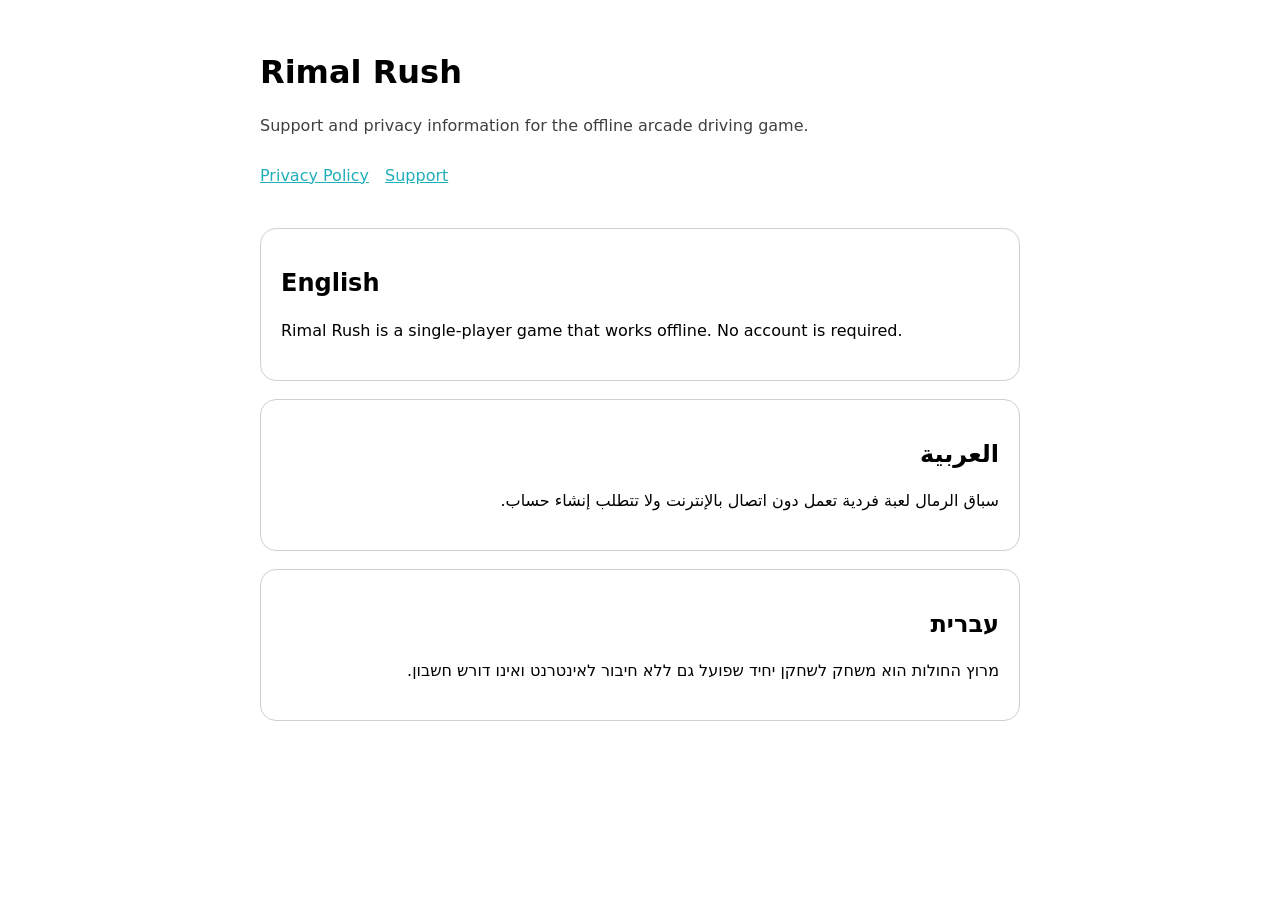
<file: index.html>
<!doctype html>
<html lang="en">
<head>
  <meta charset="utf-8">
  <meta name="viewport" content="width=device-width, initial-scale=1">
  <title>Rimal Rush — Support and Privacy</title>
  <style>
    :root { color-scheme: light dark; font-family: system-ui, sans-serif; }
    body { max-width: 760px; margin: 0 auto; padding: 32px 20px 64px; line-height: 1.6; }
    h1, h2 { line-height: 1.2; }
    nav { display: flex; gap: 16px; flex-wrap: wrap; margin: 24px 0 40px; }
    a { color: #20aeb8; }
    .card { border: 1px solid #8886; border-radius: 16px; padding: 20px; margin: 18px 0; }
    .muted { opacity: .75; }
  </style>
</head>
<body>
  <h1>Rimal Rush</h1>
  <p class="muted">Support and privacy information for the offline arcade driving game.</p>
  <nav aria-label="Legal and support">
    <a href="privacy.html">Privacy Policy</a>
    <a href="support.html">Support</a>
  </nav>
  <section class="card">
    <h2>English</h2>
    <p>Rimal Rush is a single-player game that works offline. No account is required.</p>
  </section>
  <section class="card" dir="rtl" lang="ar">
    <h2>العربية</h2>
    <p>سباق الرمال لعبة فردية تعمل دون اتصال بالإنترنت ولا تتطلب إنشاء حساب.</p>
  </section>
  <section class="card" dir="rtl" lang="he">
    <h2>עברית</h2>
    <p>מרוץ החולות הוא משחק לשחקן יחיד שפועל גם ללא חיבור לאינטרנט ואינו דורש חשבון.</p>
  </section>
</body>
</html>
</file>
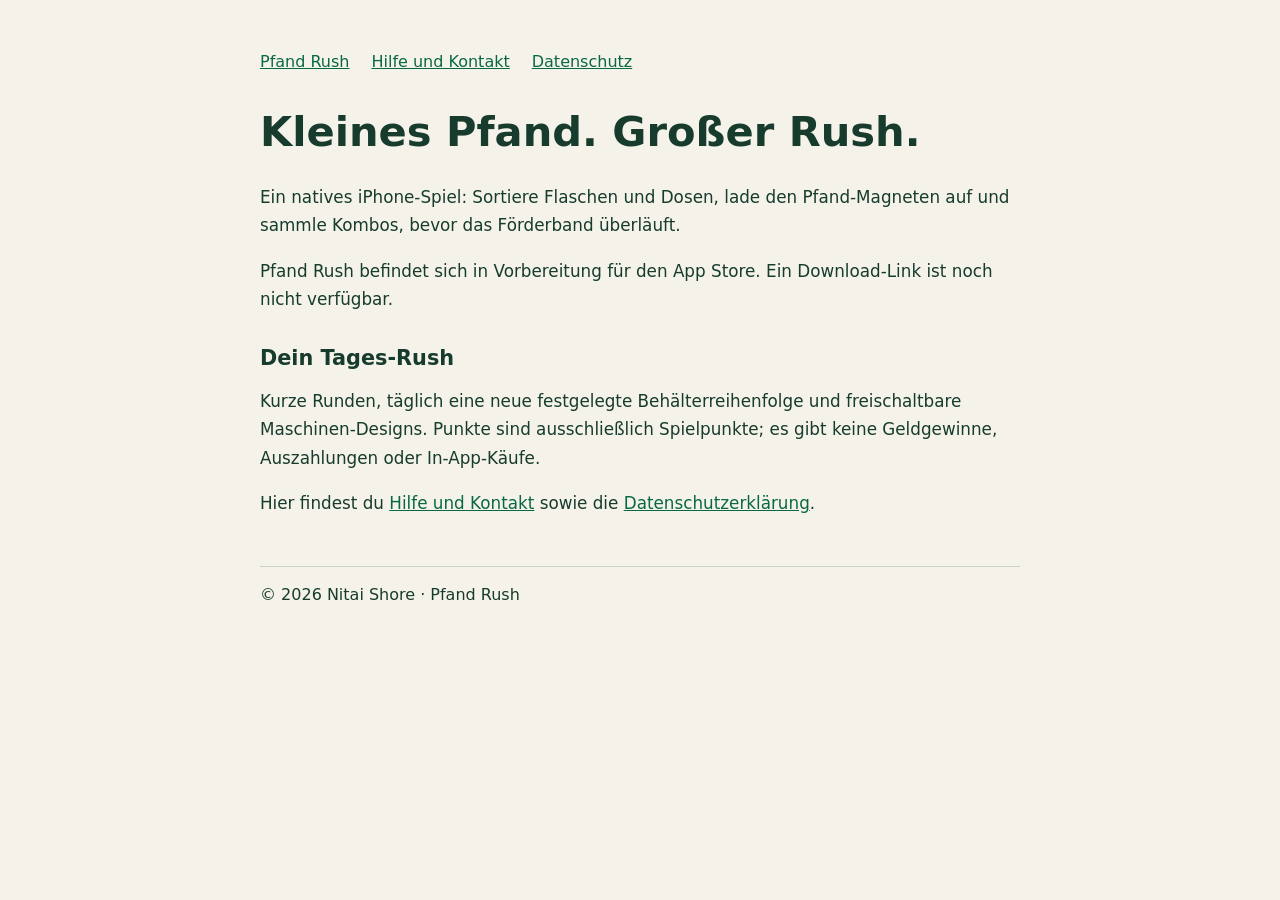
<file: pfand-rush/index.html>
<!doctype html>
<html lang="de"><head><meta charset="utf-8"><meta name="viewport" content="width=device-width,initial-scale=1"><title>Pfand Rush – Informationen</title><link rel="stylesheet" href="style.css"></head><body><main><nav aria-label="Navigation"><a href="index.html">Pfand Rush</a><a href="support.html">Hilfe und Kontakt</a><a href="privacy.html">Datenschutz</a></nav><h1>Kleines Pfand. Großer Rush.</h1><p>Ein natives iPhone-Spiel: Sortiere Flaschen und Dosen, lade den Pfand-Magneten auf und sammle Kombos, bevor das Förderband überläuft.</p><p>Pfand Rush befindet sich in Vorbereitung für den App Store. Ein Download-Link ist noch nicht verfügbar.</p><h2>Dein Tages-Rush</h2><p>Kurze Runden, täglich eine neue festgelegte Behälterreihenfolge und freischaltbare Maschinen-Designs. Punkte sind ausschließlich Spielpunkte; es gibt keine Geldgewinne, Auszahlungen oder In-App-Käufe.</p><p>Hier findest du <a href="support.html">Hilfe und Kontakt</a> sowie die <a href="privacy.html">Datenschutzerklärung</a>.</p><footer>© 2026 Nitai Shore · Pfand Rush</footer></main></body></html>
</file>
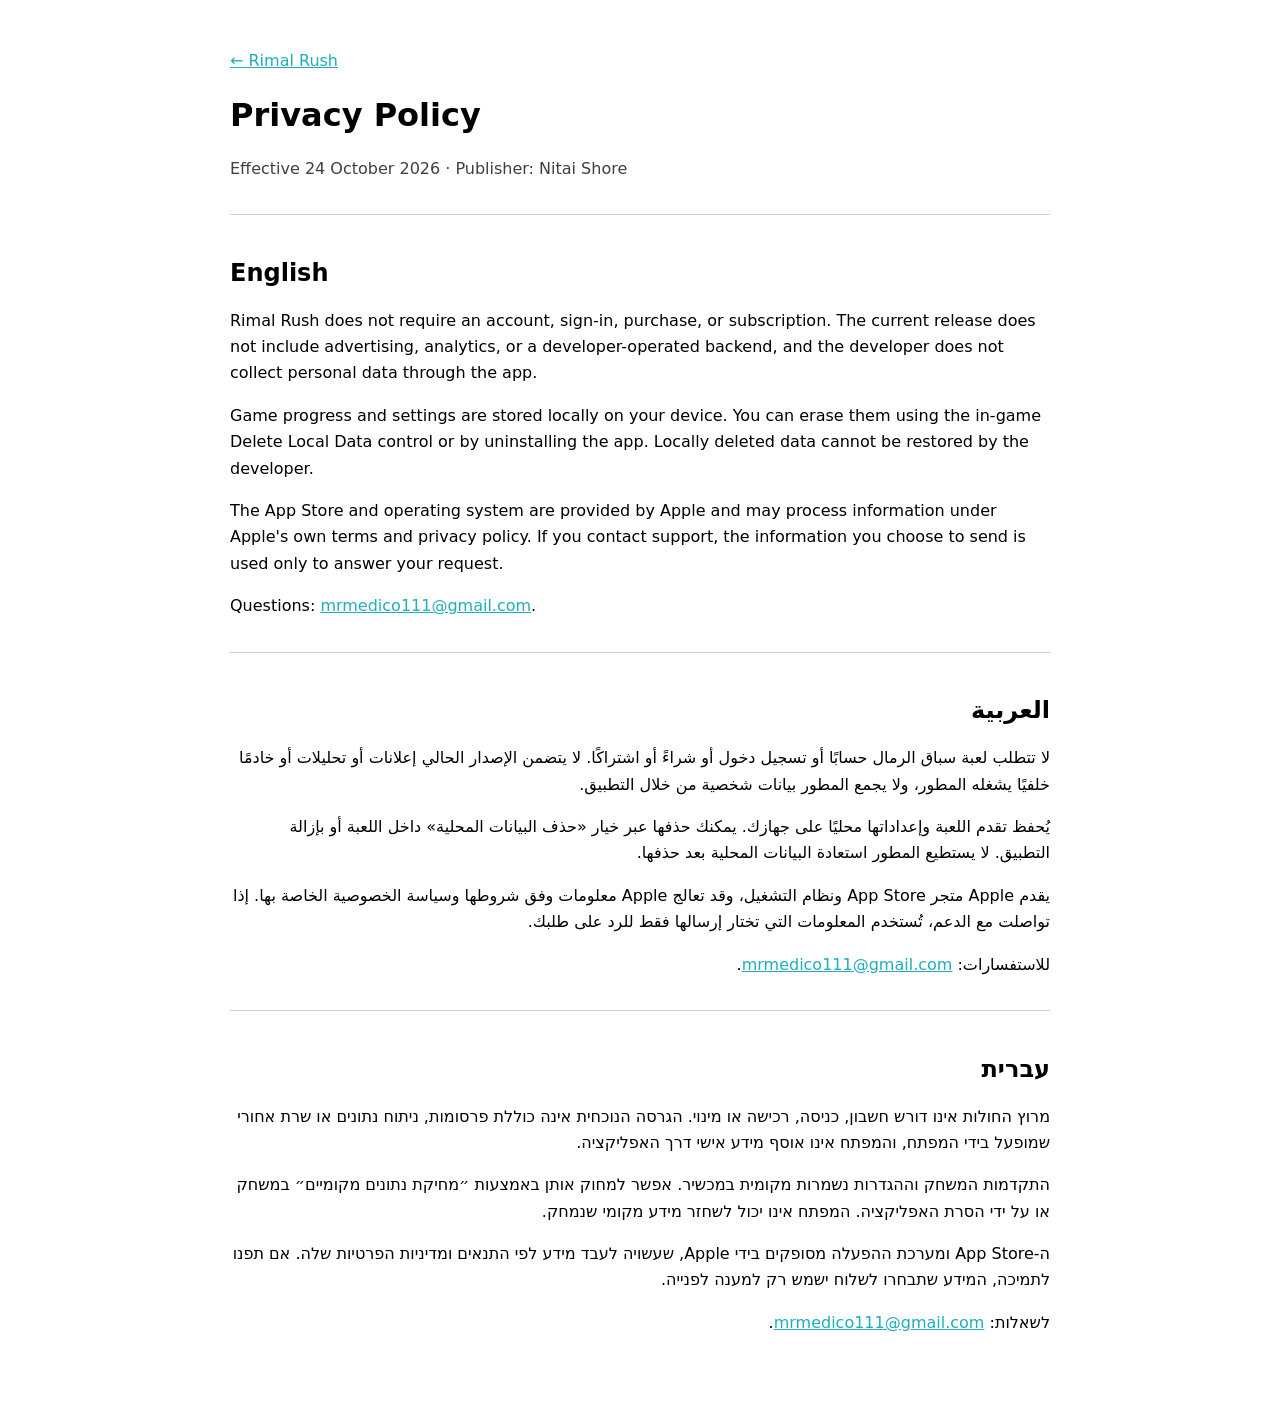
<file: privacy.html>
<!doctype html>
<html lang="en">
<head>
  <meta charset="utf-8">
  <meta name="viewport" content="width=device-width, initial-scale=1">
  <title>Rimal Rush Privacy Policy</title>
  <style>
    :root { color-scheme: light dark; font-family: system-ui, sans-serif; }
    body { max-width: 820px; margin: 0 auto; padding: 32px 20px 64px; line-height: 1.65; }
    h1, h2 { line-height: 1.2; }
    a { color: #20aeb8; }
    section { border-top: 1px solid #8886; margin-top: 32px; padding-top: 24px; }
    .muted { opacity: .75; }
  </style>
</head>
<body>
  <p><a href="index.html">← Rimal Rush</a></p>
  <h1>Privacy Policy</h1>
  <p class="muted">Effective 24 October 2026 · Publisher: Nitai Shore</p>

  <section>
    <h2>English</h2>
    <p>Rimal Rush does not require an account, sign-in, purchase, or subscription. The current release does not include advertising, analytics, or a developer-operated backend, and the developer does not collect personal data through the app.</p>
    <p>Game progress and settings are stored locally on your device. You can erase them using the in-game Delete Local Data control or by uninstalling the app. Locally deleted data cannot be restored by the developer.</p>
    <p>The App Store and operating system are provided by Apple and may process information under Apple's own terms and privacy policy. If you contact support, the information you choose to send is used only to answer your request.</p>
    <p>Questions: <a href="mailto:mrmedico111@gmail.com">mrmedico111@gmail.com</a>.</p>
  </section>

  <section dir="rtl" lang="ar">
    <h2>العربية</h2>
    <p>لا تتطلب لعبة سباق الرمال حسابًا أو تسجيل دخول أو شراءً أو اشتراكًا. لا يتضمن الإصدار الحالي إعلانات أو تحليلات أو خادمًا خلفيًا يشغله المطور، ولا يجمع المطور بيانات شخصية من خلال التطبيق.</p>
    <p>يُحفظ تقدم اللعبة وإعداداتها محليًا على جهازك. يمكنك حذفها عبر خيار «حذف البيانات المحلية» داخل اللعبة أو بإزالة التطبيق. لا يستطيع المطور استعادة البيانات المحلية بعد حذفها.</p>
    <p>يقدم Apple متجر App Store ونظام التشغيل، وقد تعالج Apple معلومات وفق شروطها وسياسة الخصوصية الخاصة بها. إذا تواصلت مع الدعم، تُستخدم المعلومات التي تختار إرسالها فقط للرد على طلبك.</p>
    <p>للاستفسارات: <a href="mailto:mrmedico111@gmail.com">mrmedico111@gmail.com</a>.</p>
  </section>

  <section dir="rtl" lang="he">
    <h2>עברית</h2>
    <p>מרוץ החולות אינו דורש חשבון, כניסה, רכישה או מינוי. הגרסה הנוכחית אינה כוללת פרסומות, ניתוח נתונים או שרת אחורי שמופעל בידי המפתח, והמפתח אינו אוסף מידע אישי דרך האפליקציה.</p>
    <p>התקדמות המשחק וההגדרות נשמרות מקומית במכשיר. אפשר למחוק אותן באמצעות ״מחיקת נתונים מקומיים״ במשחק או על ידי הסרת האפליקציה. המפתח אינו יכול לשחזר מידע מקומי שנמחק.</p>
    <p>ה‑App Store ומערכת ההפעלה מסופקים בידי Apple, שעשויה לעבד מידע לפי התנאים ומדיניות הפרטיות שלה. אם תפנו לתמיכה, המידע שתבחרו לשלוח ישמש רק למענה לפנייה.</p>
    <p>לשאלות: <a href="mailto:mrmedico111@gmail.com">mrmedico111@gmail.com</a>.</p>
  </section>
</body>
</html>
</file>
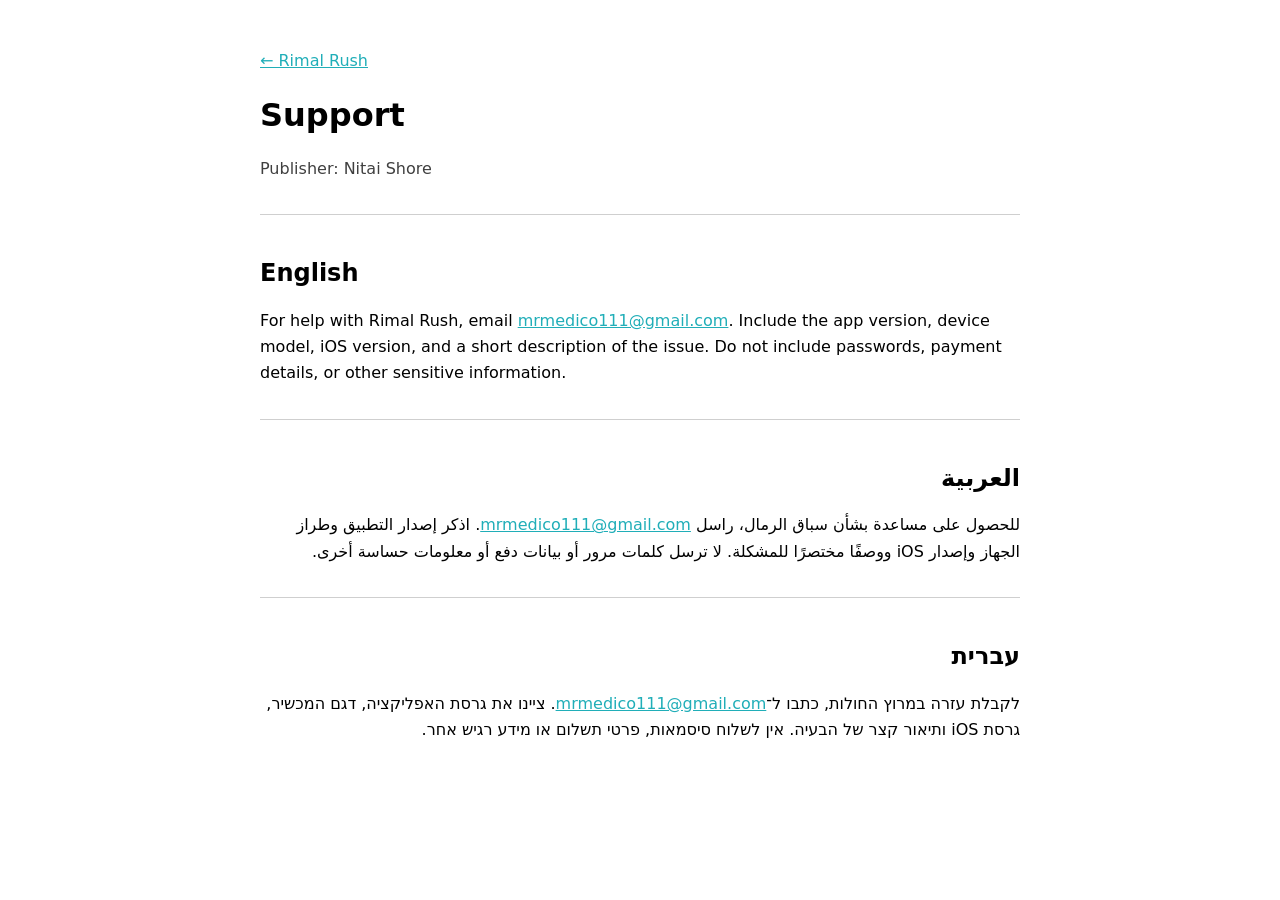
<file: support.html>
<!doctype html>
<html lang="en">
<head>
  <meta charset="utf-8">
  <meta name="viewport" content="width=device-width, initial-scale=1">
  <title>Rimal Rush Support</title>
  <style>
    :root { color-scheme: light dark; font-family: system-ui, sans-serif; }
    body { max-width: 760px; margin: 0 auto; padding: 32px 20px 64px; line-height: 1.65; }
    h1, h2 { line-height: 1.2; }
    a { color: #20aeb8; }
    section { border-top: 1px solid #8886; margin-top: 32px; padding-top: 24px; }
    .muted { opacity: .75; }
  </style>
</head>
<body>
  <p><a href="index.html">← Rimal Rush</a></p>
  <h1>Support</h1>
  <p class="muted">Publisher: Nitai Shore</p>
  <section>
    <h2>English</h2>
    <p>For help with Rimal Rush, email <a href="mailto:mrmedico111@gmail.com?subject=Rimal%20Rush%20Support">mrmedico111@gmail.com</a>. Include the app version, device model, iOS version, and a short description of the issue. Do not include passwords, payment details, or other sensitive information.</p>
  </section>
  <section dir="rtl" lang="ar">
    <h2>العربية</h2>
    <p>للحصول على مساعدة بشأن سباق الرمال، راسل <a href="mailto:mrmedico111@gmail.com?subject=Rimal%20Rush%20Support">mrmedico111@gmail.com</a>. اذكر إصدار التطبيق وطراز الجهاز وإصدار iOS ووصفًا مختصرًا للمشكلة. لا ترسل كلمات مرور أو بيانات دفع أو معلومات حساسة أخرى.</p>
  </section>
  <section dir="rtl" lang="he">
    <h2>עברית</h2>
    <p>לקבלת עזרה במרוץ החולות, כתבו ל־<a href="mailto:mrmedico111@gmail.com?subject=Rimal%20Rush%20Support">mrmedico111@gmail.com</a>. ציינו את גרסת האפליקציה, דגם המכשיר, גרסת iOS ותיאור קצר של הבעיה. אין לשלוח סיסמאות, פרטי תשלום או מידע רגיש אחר.</p>
  </section>
</body>
</html>
</file>
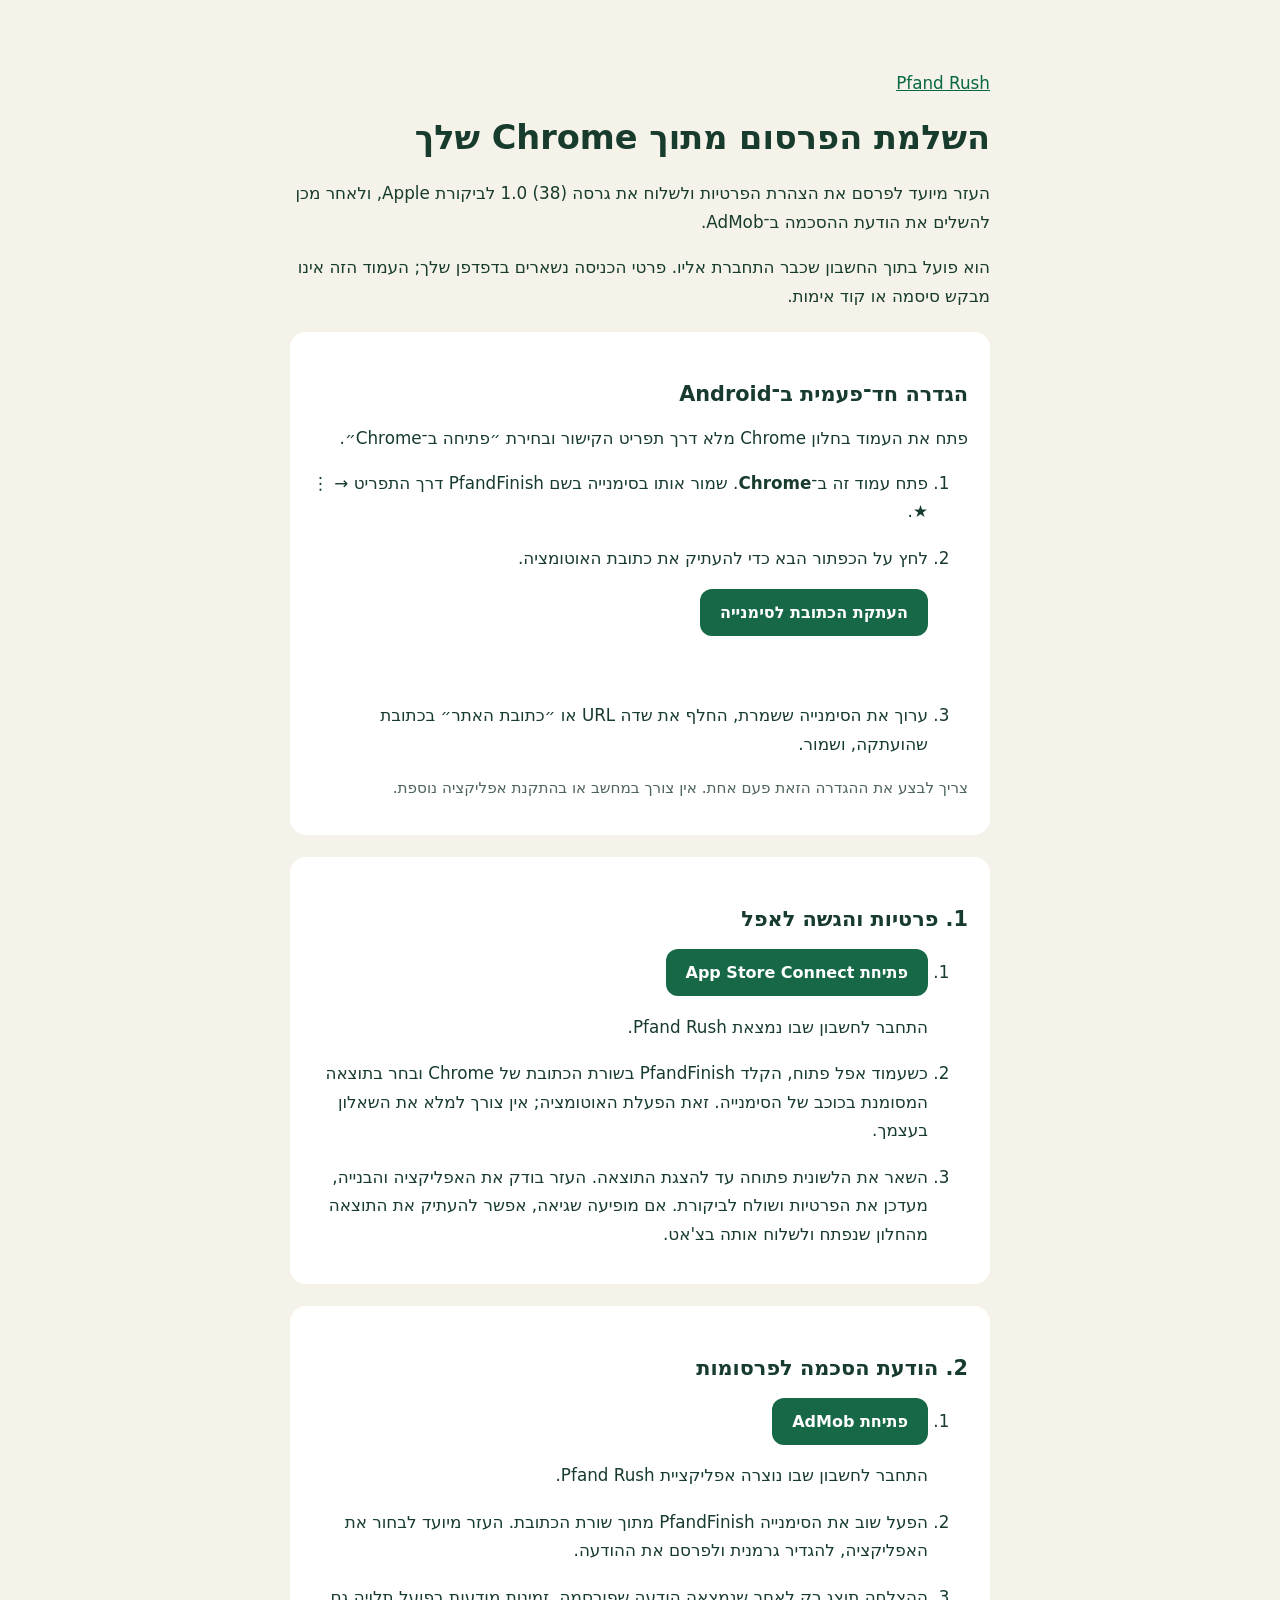
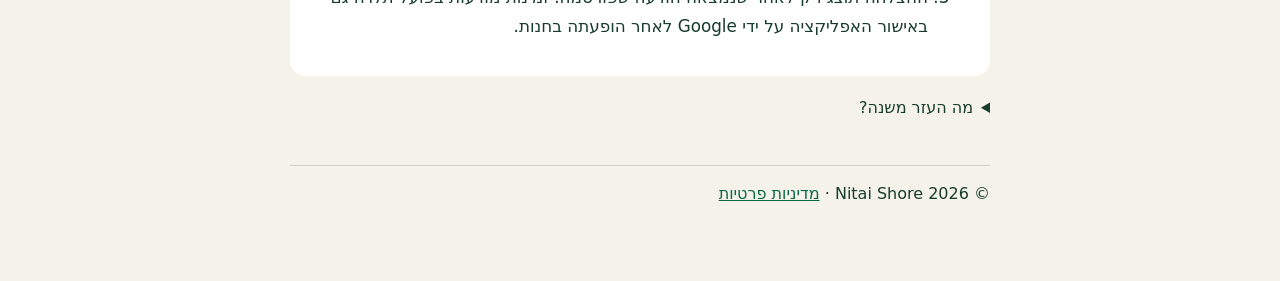
<file: pfand-rush/finish.html>
<!doctype html>
<html lang="he" dir="rtl"><head><meta charset="utf-8"><meta name="viewport" content="width=device-width,initial-scale=1"><title>PfandFinish</title><meta name="robots" content="noindex,nofollow"><meta name="description" content="עזר להשלמת פרטיות ושליחת Pfand Rush דרך הדפדפן שלך."><link rel="stylesheet" href="style.css"><style>main{max-width:700px}h1{font-size:2.1rem}button,.action{display:inline-block;border:0;border-radius:12px;padding:14px 20px;background:#176846;color:white;text-decoration:none;font:700 1rem system-ui;cursor:pointer}.muted{color:#4f655a;font-size:.95rem}.card{background:white;padding:18px 22px;border-radius:16px;margin:22px 0}li{margin-bottom:18px}code{direction:ltr;unicode-bidi:embed}textarea{width:100%;min-height:110px}details{margin:22px 0}a{overflow-wrap:anywhere}#copy-status{min-height:1.8em}</style></head>
<body><main><p><a href="index.html">Pfand Rush</a></p><h1>השלמת הפרסום מתוך Chrome שלך</h1><p>העזר מיועד לפרסם את הצהרת הפרטיות ולשלוח את גרסה <bdi>1.0 (38)</bdi> לביקורת Apple, ולאחר מכן להשלים את הודעת ההסכמה ב־AdMob.</p><p>הוא פועל בתוך החשבון שכבר התחברת אליו. פרטי הכניסה נשארים בדפדפן שלך; העמוד הזה אינו מבקש סיסמה או קוד אימות.</p>
<div class="card"><h2>הגדרה חד־פעמית ב־Android</h2><p>פתח את העמוד בחלון Chrome מלא דרך תפריט הקישור ובחירת ״פתיחה ב־Chrome״.</p><ol><li>פתח עמוד זה ב־<b>Chrome</b>. שמור אותו בסימנייה בשם <bdi>PfandFinish</bdi> דרך התפריט <bdi>⋮ → ★</bdi>.</li><li>לחץ על הכפתור הבא כדי להעתיק את כתובת האוטומציה.<p><button id="copy" type="button">העתקת הכתובת לסימנייה</button></p><p id="copy-status" role="status" aria-live="polite"></p><textarea id="fallback" readonly hidden aria-label="כתובת האוטומציה להעתקה" dir="ltr"></textarea></li><li>ערוך את הסימנייה ששמרת, החלף את שדה <bdi>URL</bdi> או ״כתובת האתר״ בכתובת שהועתקה, ושמור.</li></ol><p class="muted">צריך לבצע את ההגדרה הזאת פעם אחת. אין צורך במחשב או בהתקנת אפליקציה נוספת.</p></div>
<div class="card"><h2>1. פרטיות והגשה לאפל</h2><ol><li><a class="action" href="https://appstoreconnect.apple.com/apps/6828510750/appPrivacy" target="_blank" rel="noopener">פתיחת App Store Connect</a><p>התחבר לחשבון שבו נמצאת Pfand Rush.</p></li><li>כשעמוד אפל פתוח, הקלד <bdi>PfandFinish</bdi> בשורת הכתובת של Chrome ובחר בתוצאה המסומנת בכוכב של הסימנייה. זאת הפעלת האוטומציה; אין צורך למלא את השאלון בעצמך.</li><li>השאר את הלשונית פתוחה עד להצגת התוצאה. העזר בודק את האפליקציה והבנייה, מעדכן את הפרטיות ושולח לביקורת. אם מופיעה שגיאה, אפשר להעתיק את התוצאה מהחלון שנפתח ולשלוח אותה בצ'אט.</li></ol></div>
<div class="card"><h2>2. הודעת הסכמה לפרסומות</h2><ol><li><a class="action" href="https://admob.google.com/v2/privacymessaging/gdpr" target="_blank" rel="noopener">פתיחת AdMob</a><p>התחבר לחשבון שבו נוצרה אפליקציית Pfand Rush.</p></li><li>הפעל שוב את הסימנייה <bdi>PfandFinish</bdi> מתוך שורת הכתובת. העזר מיועד לבחור את האפליקציה, להגדיר גרמנית ולפרסם את ההודעה.</li><li>ההצלחה תוצג רק לאחר שנמצאה הודעה שפורסמה. זמינות מודעות בפועל תלויה גם באישור האפליקציה על ידי Google לאחר הופעתה בחנות.</li></ol></div>
<details><summary>מה העזר משנה?</summary><p>באפל: הצהרת שבעת סוגי הנתונים של Google Mobile Ads ו־UMP, לפי הגדרות האפליקציה, ושליחת הבנייה הקיימת לביקורת. ב־AdMob: הודעת הסכמה עבור Pfand Rush בגרמנית. הוא אינו משנה חיובים, תשלומים או אפליקציות אחרות.</p><p>הפעלה מעמוד אחר או מחשבון שאינו מאפשר גישה לאפליקציה נעצרת. הגרסה הזו מיועדת לבנייה 38; אם הבנייה השתנתה, לא מבוצעים עדכוני פרטיות.</p><p><a href="publisher-helper.bundle.js">קוד העזר המלא לבדיקה</a> · גרסת עזר <bdi>d9c05dbc3dd6</bdi></p><p class="muted">העזר נבדק עם תגובות שירות מדומות ותרחיש ממשק מקומי. עד להפעלה בדפדפן המחובר שלך, השלמת הפעולות בחשבונות אינה מאומתת.</p></details>
<footer>© 2026 Nitai Shore · <a href="privacy.html">מדיניות פרטיות</a></footer></main>
<script id="bookmark-code" type="application/json">"javascript:var%20PfandPublisher%3D(()%3D%3E%7Bvar%20U%3DObject.defineProperty%3Bvar%20K%3DObject.getOwnPropertyDescriptor%3Bvar%20J%3DObject.getOwnPropertyNames%3Bvar%20X%3DObject.prototype.hasOwnProperty%3Bvar%20Q%3D(t%2Ce)%3D%3E%7Bfor(var%20i%20in%20e)U(t%2Ci%2C%7Bget%3Ae%5Bi%5D%2Cenumerable%3A!0%7D)%7D%2CZ%3D(t%2Ce%2Ci%2Cl)%3D%3E%7Bif(e%26%26typeof%20e%3D%3D%22object%22%7C%7Ctypeof%20e%3D%3D%22function%22)for(let%20o%20of%20J(e))!X.call(t%2Co)%26%26o!%3D%3Di%26%26U(t%2Co%2C%7Bget%3A()%3D%3Ee%5Bo%5D%2Cenumerable%3A!(l%3DK(e%2Co))%7C%7Cl.enumerable%7D)%3Breturn%20t%7D%3Bvar%20tt%3Dt%3D%3EZ(U(%7B%7D%2C%22__esModule%22%2C%7Bvalue%3A!0%7D)%2Ct)%3Bvar%20at%3D%7B%7D%3BQ(at%2C%7BPRIVACY%3A()%3D%3EY%2CTARGET%3A()%3D%3Ep%2CfinishAdMob%3A()%3D%3Eq%2CfinishApple%3A()%3D%3E%24%2CmakeAppleApi%3A()%3D%3Ez%2CplanPrivacy%3A()%3D%3EF%2Crun%3A()%3D%3Eit%7D)%3Bvar%20p%3DObject.freeze(%7Bapp%3A%226828510750%22%2Cbundle%3A%22com.pfandrush.game%22%2Cversion%3A%221.0%22%2CbuildNumber%3A%2238%22%2Cadmob%3A%22ca-app-pub-3602488073350503~7267241100%22%2Cpublisher%3A%22pub-3602488073350503%22%7D)%2CY%3DObject.freeze(%5B%7Bcategory%3A%22COARSE_LOCATION%22%2Clinked%3A!0%2Cpurposes%3A%5B%22THIRD_PARTY_ADVERTISING%22%2C%22ANALYTICS%22%2C%22APP_FUNCTIONALITY%22%5D%7D%2C%7Bcategory%3A%22DEVICE_ID%22%2Clinked%3A!0%2Cpurposes%3A%5B%22THIRD_PARTY_ADVERTISING%22%2C%22ANALYTICS%22%5D%7D%2C%7Bcategory%3A%22PRODUCT_INTERACTION%22%2Clinked%3A!0%2Cpurposes%3A%5B%22THIRD_PARTY_ADVERTISING%22%2C%22ANALYTICS%22%2C%22APP_FUNCTIONALITY%22%5D%7D%2C%7Bcategory%3A%22ADVERTISING_DATA%22%2Clinked%3A!0%2Cpurposes%3A%5B%22THIRD_PARTY_ADVERTISING%22%2C%22ANALYTICS%22%5D%7D%2C%7Bcategory%3A%22CRASH_DATA%22%2Clinked%3A!1%2Cpurposes%3A%5B%22ANALYTICS%22%5D%7D%2C%7Bcategory%3A%22PERFORMANCE_DATA%22%2Clinked%3A!1%2Cpurposes%3A%5B%22THIRD_PARTY_ADVERTISING%22%2C%22ANALYTICS%22%2C%22APP_FUNCTIONALITY%22%5D%7D%2C%7Bcategory%3A%22OTHER_DIAGNOSTIC_DATA%22%2Clinked%3A!1%2Cpurposes%3A%5B%22THIRD_PARTY_ADVERTISING%22%2C%22ANALYTICS%22%5D%7D%5D)%2CT%3D(t%2Ce)%3D%3E(%7Bdata%3A%7Btype%3At%2Cid%3Ae%7D%7D)%2CC%3Dt%3D%3E%5Bt.category%2Ct.purpose%2Ct.protection%5D.join(%22%7C%22)%2CH%3Dt%3D%3E(%7Bid%3At.id%2Ccategory%3At.relationships%3F.category%3F.data%3F.id%3F%3F%22%22%2Cpurpose%3At.relationships%3F.purpose%3F.data%3F.id%3F%3F%22%22%2Cprotection%3At.relationships%3F.dataProtection%3F.data%3F.id%3F%3F%22%22%7D)%3Bfunction%20F(t%2Ce)%7Blet%20i%3Dnew%20Set(t.map(s%3D%3Es.id))%2Cl%3Dnew%20Set(e.map(s%3D%3Es.id))%2Co%3D%5B%5D%3Bfor(let%20s%20of%20Y)%7Bif(!i.has(s.category))throw%20new%20Error(%22Apple%20%5Cu05DC%5Cu05D0%20%5Cu05D4%5Cu05D7%5Cu05D6%5Cu05D9%5Cu05E8%5Cu05D4%20%5Cu05D0%5Cu05EA%20%5Cu05E1%5Cu05D5%5Cu05D2%20%5Cu05D4%5Cu05E0%5Cu05EA%5Cu05D5%5Cu05E0%5Cu05D9%5Cu05DD%20%22%2Bs.category%2B%22%3B%20%5Cu05DC%5Cu05D0%20%5Cu05E0%5Cu05E2%5Cu05E9%5Cu05D5%20%5Cu05E9%5Cu05D9%5Cu05E0%5Cu05D5%5Cu05D9%5Cu05D9%5Cu05DD.%22)%3Bfor(let%20c%20of%20s.purposes)%7Bif(!l.has(c))throw%20new%20Error(%22Apple%20%5Cu05DC%5Cu05D0%20%5Cu05D4%5Cu05D7%5Cu05D6%5Cu05D9%5Cu05E8%5Cu05D4%20%5Cu05D0%5Cu05EA%20%5Cu05DE%5Cu05D8%5Cu05E8%5Cu05EA%20%5Cu05D4%5Cu05E9%5Cu05D9%5Cu05DE%5Cu05D5%5Cu05E9%20%22%2Bc%2B%22%3B%20%5Cu05DC%5Cu05D0%20%5Cu05E0%5Cu05E2%5Cu05E9%5Cu05D5%20%5Cu05E9%5Cu05D9%5Cu05E0%5Cu05D5%5Cu05D9%5Cu05D9%5Cu05DD.%22)%3Bo.push(%7Bcategory%3As.category%2Cpurpose%3Ac%2Cprotection%3As.linked%3F%22DATA_LINKED_TO_YOU%22%3A%22DATA_NOT_LINKED_TO_YOU%22%7D)%7D%7Dreturn%20o%7Dasync%20function%20%24(t%2Ce%3D()%3D%3E%7B%7D)%7Blet%20i%3D%7Bapp_id%3Ap.app%2Cversion%3Ap.version%2Cbuild%3Ap.buildNumber%2Cprivacy_published%3A!1%2Creview_submitted%3A!1%7D%3Be(%22%5Cu05D1%5Cu05D5%5Cu05D3%5Cu05E7%20%5Cu05D0%5Cu05EA%20%5Cu05D4%5Cu05D0%5Cu05E4%5Cu05DC%5Cu05D9%5Cu05E7%5Cu05E6%5Cu05D9%5Cu05D4%20%5Cu05D5%5Cu05D4%5Cu05D1%5Cu05E0%5Cu05D9%5Cu05D9%5Cu05D4%20%5Cu05D1%5Cu05D7%5Cu05E9%5Cu05D1%5Cu05D5%5Cu05DF%20%5Cu05E9%5Cu05DC%5Cu05DA%22)%3Blet%20l%3D(await%20t(%22%2Fv1%2Fapps%2F%22%2Bp.app)).data%3Bif(l%3F.id!%3D%3Dp.app%7C%7Cl.attributes%3F.bundleId!%3D%3Dp.bundle)throw%20new%20Error(%22%5Cu05D6%5Cu05D5%20%5Cu05D0%5Cu05D9%5Cu05E0%5Cu05D4%20%5Cu05E8%5Cu05E9%5Cu05D5%5Cu05DE%5Cu05EA%20Pfand%20Rush%20%5Cu05D4%5Cu05E6%5Cu05E4%5Cu05D5%5Cu05D9%5Cu05D4.%20%5Cu05DC%5Cu05D0%20%5Cu05E0%5Cu05E2%5Cu05E9%5Cu05D5%20%5Cu05E9%5Cu05D9%5Cu05E0%5Cu05D5%5Cu05D9%5Cu05D9%5Cu05DD.%22)%3Blet%20o%3Dawait%20t(%22%2Fv1%2Fapps%2F%22%2Bp.app%2B%22%2FappStoreVersions%3Ffilter%255Bplatform%255D%3DIOS%26filter%255BversionString%255D%3D%22%2Bp.version%2B%22%26include%3Dbuild%22)%2Cs%3Do.data.find(r%3D%3Er.attributes%3F.versionString%3D%3D%3Dp.version)%2Cc%3Do.included%3F.find(r%3D%3Er.type%3D%3D%3D%22builds%22%26%26r.id%3D%3D%3Ds%3F.relationships%3F.build%3F.data%3F.id)%3Bif(!s%7C%7Cc%3F.attributes%3F.version!%3D%3Dp.buildNumber%7C%7Cc.attributes.processingState!%3D%3D%22VALID%22)throw%20new%20Error(%22%5Cu05D4%5Cu05D1%5Cu05E0%5Cu05D9%5Cu05D9%5Cu05D4%20%5Cu05E9%5Cu05D1%5Cu05E8%5Cu05E9%5Cu05D5%5Cu05DE%5Cu05D4%20%5Cu05D4%5Cu05E9%5Cu05EA%5Cu05E0%5Cu05EA%5Cu05D4.%20%5Cu05DC%5Cu05D0%20%5Cu05E0%5Cu05E2%5Cu05E9%5Cu05D5%20%5Cu05E9%5Cu05D9%5Cu05E0%5Cu05D5%5Cu05D9%5Cu05D9%5Cu05DD.%22)%3Blet%5Bg%2Cm%2Cb%2Cv%5D%3Dawait%20Promise.all(%5Bt(%22%2Fv1%2FappDataUsageCategories%3Flimit%3D200%22)%2Ct(%22%2Fv1%2FappDataUsagePurposes%3Flimit%3D200%22)%2Ct(%22%2Fv1%2Fapps%2F%22%2Bp.app%2B%22%2FdataUsages%3Finclude%3Dcategory%2Cgrouping%2Cpurpose%2CdataProtection%26limit%3D500%22)%2Ct(%22%2Fv1%2Fapps%2F%22%2Bp.app%2B%22%2FdataUsagePublishState%22)%5D)%3Bif(v.data%3F.type!%3D%3D%22appDataUsagesPublishState%22%7C%7C!v.data.id)throw%20new%20Error(%22%5Cu05DC%5Cu05D0%20%5Cu05D4%5Cu05EA%5Cu05E7%5Cu05D1%5Cu05DC%5Cu05D4%20%5Cu05D2%5Cu05D9%5Cu05E9%5Cu05D4%20%5Cu05DE%5Cu05DC%5Cu05D0%5Cu05D4%20%5Cu05DC%5Cu05E4%5Cu05E8%5Cu05D8%5Cu05D9%5Cu05D5%5Cu05EA.%20%5Cu05DC%5Cu05D0%20%5Cu05E0%5Cu05E2%5Cu05E9%5Cu05D5%20%5Cu05E9%5Cu05D9%5Cu05E0%5Cu05D5%5Cu05D9%5Cu05D9%5Cu05DD.%22)%3Blet%20D%3DF(g.data%2Cm.data)%2CA%3Dnew%20Set(D.map(C))%2CS%3Dnew%20Set%2Cy%3D!1%3Be(%22%5Cu05DE%5Cu05E2%5Cu05D3%5Cu05DB%5Cu05DF%20%5Cu05D0%5Cu05EA%20%5Cu05D4%5Cu05E6%5Cu05D4%5Cu05E8%5Cu05EA%20%5Cu05D4%5Cu05E4%5Cu05E8%5Cu05D8%5Cu05D9%5Cu05D5%5Cu05EA%20%5Cu05DC%5Cu05E4%5Cu05D9%20%5Cu05D4%5Cu05D2%5Cu05D3%5Cu05E8%5Cu05D5%5Cu05EA%20%5Cu05D4%5Cu05D0%5Cu05E4%5Cu05DC%5Cu05D9%5Cu05E7%5Cu05E6%5Cu05D9%5Cu05D4%22)%3Bfor(let%20r%20of%20b.data)%7Blet%20O%3DH(r)%2C_%3DC(O)%3B!A.has(_)%7C%7CS.has(_)%3F(await%20t(%22%2Fv1%2FappDataUsages%2F%22%2BencodeURIComponent(r.id)%2C%22DELETE%22)%2Cy%3D!0)%3AS.add(_)%7Dfor(let%20r%20of%20D)S.has(C(r))%7C%7C(await%20t(%22%2Fv1%2FappDataUsages%22%2C%22POST%22%2C%7Bdata%3A%7Btype%3A%22appDataUsages%22%2Crelationships%3A%7Bapp%3AT(%22apps%22%2Cp.app)%2Ccategory%3AT(%22appDataUsageCategories%22%2Cr.category)%2Cpurpose%3AT(%22appDataUsagePurposes%22%2Cr.purpose)%2CdataProtection%3AT(%22appDataUsageDataProtections%22%2Cr.protection)%7D%7D%7D)%2Cy%3D!0)%3Blet%20x%3Dv.data%3B(y%7C%7Cx.attributes%3F.published!%3D%3D!0)%26%26await%20t(%22%2Fv1%2FappDataUsagesPublishState%2F%22%2BencodeURIComponent(x.id)%2C%22PATCH%22%2C%7Bdata%3A%7Btype%3A%22appDataUsagesPublishState%22%2Cid%3Ax.id%2Cattributes%3A%7Bpublished%3A!0%7D%7D%7D)%3Blet%5BG%2Ck%5D%3Dawait%20Promise.all(%5Bt(%22%2Fv1%2Fapps%2F%22%2Bp.app%2B%22%2FdataUsagePublishState%22)%2Ct(%22%2Fv1%2Fapps%2F%22%2Bp.app%2B%22%2FdataUsages%3Finclude%3Dcategory%2Cpurpose%2CdataProtection%26limit%3D500%22)%5D)%2CI%3Dnew%20Set(k.data.map(H).map(C))%3Bif(G.data%3F.attributes%3F.published!%3D%3D!0%7C%7CI.size!%3D%3DA.size%7C%7C%5B...A%5D.some(r%3D%3E!I.has(r)))throw%20new%20Error(%22%5Cu05E4%5Cu05E8%5Cu05E1%5Cu05D5%5Cu05DD%20%5Cu05D4%5Cu05E4%5Cu05E8%5Cu05D8%5Cu05D9%5Cu05D5%5Cu05EA%20%5Cu05DC%5Cu05D0%20%5Cu05D0%5Cu05D5%5Cu05DE%5Cu05EA%3B%20%5Cu05D4%5Cu05D0%5Cu05E4%5Cu05DC%5Cu05D9%5Cu05E7%5Cu05E6%5Cu05D9%5Cu05D4%20%5Cu05DC%5Cu05D0%20%5Cu05E0%5Cu05E9%5Cu05DC%5Cu05D7%5Cu05D4%20%5Cu05DC%5Cu05D1%5Cu05D9%5Cu05E7%5Cu05D5%5Cu05E8%5Cu05EA.%20%5Cu05D0%5Cu05E4%5Cu05E9%5Cu05E8%20%5Cu05DC%5Cu05D4%5Cu05E4%5Cu05E2%5Cu05D9%5Cu05DC%20%5Cu05E9%5Cu05D5%5Cu05D1.%22)%3Bi.privacy_published%3D!0%2Ci.data_types%3DY.length%2Ce(%22%5Cu05D4%5Cu05E4%5Cu05E8%5Cu05D8%5Cu05D9%5Cu05D5%5Cu05EA%20%5Cu05E4%5Cu05D5%5Cu05E8%5Cu05E1%5Cu05DE%5Cu05D4.%20%5Cu05DE%5Cu05DB%5Cu05D9%5Cu05DF%20%5Cu05E9%5Cu05DC%5Cu05D9%5Cu05D7%5Cu05D4%20%5Cu05DC%5Cu05D1%5Cu05D9%5Cu05E7%5Cu05D5%5Cu05E8%5Cu05EA%20Apple%22)%3Blet%20a%3D(await%20t(%22%2Fv1%2Fapps%2F%22%2Bp.app%2B%22%2FreviewSubmissions%3Ffilter%255Bplatform%255D%3DIOS%22)).data%2Cn%3Da.find(r%3D%3E%5B%22WAITING_FOR_REVIEW%22%2C%22IN_REVIEW%22%5D.includes(r.attributes%3F.state))%3Bif(n)return%20i.review_submitted%3D!0%2Ci.state%3Dn.attributes.state%2Ci.submission_id%3Dn.id%2Ci%3Bn%3Da.find(r%3D%3Er.attributes%3F.state%3D%3D%3D%22READY_FOR_REVIEW%22)%2Cn%7C%7C(n%3D(await%20t(%22%2Fv1%2FreviewSubmissions%22%2C%22POST%22%2C%7Bdata%3A%7Btype%3A%22reviewSubmissions%22%2Cattributes%3A%7Bplatform%3A%22IOS%22%7D%2Crelationships%3A%7Bapp%3AT(%22apps%22%2Cp.app)%7D%7D%7D)).data)%2Ci.submission_id%3Dn.id%2C(await%20t(%22%2Fv1%2FreviewSubmissions%2F%22%2Bn.id%2B%22%2Fitems%3Finclude%3DappStoreVersion%22)).data.some(r%3D%3Er.relationships%3F.appStoreVersion%3F.data%3F.id%3D%3D%3Ds.id)%7C%7Cawait%20t(%22%2Fv1%2FreviewSubmissionItems%22%2C%22POST%22%2C%7Bdata%3A%7Btype%3A%22reviewSubmissionItems%22%2Crelationships%3A%7BreviewSubmission%3AT(%22reviewSubmissions%22%2Cn.id)%2CappStoreVersion%3AT(%22appStoreVersions%22%2Cs.id)%7D%7D%7D)%2Cawait%20t(%22%2Fv1%2FreviewSubmissions%2F%22%2Bn.id%2C%22PATCH%22%2C%7Bdata%3A%7Btype%3A%22reviewSubmissions%22%2Cid%3An.id%2Cattributes%3A%7Bsubmitted%3A!0%7D%7D%7D)%3Bfor(let%20r%3D0%3Br%3C5%3Br%2B%2B)%7Blet%20O%3D(await%20t(%22%2Fv1%2FreviewSubmissions%2F%22%2Bn.id)).data%3Bif(i.state%3DO.attributes%3F.state%2C%5B%22WAITING_FOR_REVIEW%22%2C%22IN_REVIEW%22%5D.includes(i.state))%7Bi.review_submitted%3D!0%3Bbreak%7Dr%3C4%26%26await%20new%20Promise(_%3D%3EsetTimeout(_%2C1e3))%7Dreturn%20i%7Dfunction%20z(t)%7Breturn%20async(e%2Ci%3D%22GET%22%2Cl)%3D%3E%7Bif(!e.startsWith(%22%2Fv1%2F%22)%7C%7Ce.includes(%22%3A%2F%2F%22))throw%20new%20Error(%22%5Cu05DB%5Cu05EA%5Cu05D5%5Cu05D1%5Cu05EA%20%5Cu05E4%5Cu05E2%5Cu05D5%5Cu05DC%5Cu05D4%20%5Cu05DC%5Cu05D0%20%5Cu05DE%5Cu05D5%5Cu05E8%5Cu05E9%5Cu05D9%5Cu05EA%22)%3Blet%20o%3Dawait%20t(%22%2Firis%22%2Be%2C%7Bmethod%3Ai%2Cmode%3A%22same-origin%22%2Ccredentials%3A%22same-origin%22%2Credirect%3A%22error%22%2Cheaders%3A%7BAccept%3A%22application%2Fjson%22%2C%22Content-Type%22%3A%22application%2Fjson%22%7D%2Cbody%3Al%3D%3D%3Dvoid%200%3Fvoid%200%3AJSON.stringify(l)%7D)%3Bif(o.status%3D%3D%3D401)throw%20new%20Error(%22%5Cu05E6%5Cu05E8%5Cu05D9%5Cu05DA%20%5Cu05DC%5Cu05D4%5Cu05EA%5Cu05D7%5Cu05D1%5Cu05E8%20%5Cu05DC%5Cu05D7%5Cu05E9%5Cu05D1%5Cu05D5%5Cu05DF%20Apple%20%5Cu05E9%5Cu05D1%5Cu05D5%20%5Cu05E0%5Cu05DE%5Cu05E6%5Cu05D0%5Cu05EA%20Pfand%20Rush%20%5Cu05D5%5Cu05D0%5Cu05D6%20%5Cu05DC%5Cu05D4%5Cu05E4%5Cu05E2%5Cu05D9%5Cu05DC%20%5Cu05E9%5Cu05D5%5Cu05D1.%22)%3Blet%20s%3Do.status%3D%3D%3D204%3F%7B%7D%3Aawait%20o.json()%3Bif(!o.ok)%7Blet%20c%3D%5B%5D%2Cg%3Dm%3D%3E%7BArray.isArray(m)%3Fm.forEach(g)%3Am%26%26typeof%20m%3D%3D%22object%22%26%26(typeof%20m.detail%3D%3D%22string%22%26%26c.push(m.detail)%2CObject.values(m).filter(b%3D%3Eb%26%26typeof%20b%3D%3D%22object%22).forEach(g))%7D%3Bthrow%20g(s.errors)%2Cnew%20Error(%22Apple%20%22%2Bo.status%2B%22%3A%20%22%2B%5B...new%20Set(c)%5D.slice(0%2C5).join(%22%20%2F%20%22))%7Dreturn%20s%7D%7Dfunction%20et()%7Bdocument.getElementById(%22pfand-publish-helper%22)%3F.remove()%3Blet%20t%3Ddocument.createElement(%22section%22)%3Bt.id%3D%22pfand-publish-helper%22%2Ct.dir%3D%22rtl%22%2CObject.assign(t.style%2C%7Bposition%3A%22fixed%22%2Cinset%3A%2212px%2012px%20auto%22%2Cpadding%3A%2222px%22%2CmaxWidth%3A%22620px%22%2Cmargin%3A%22auto%22%2Cbackground%3A%22%23fff%22%2Ccolor%3A%22%2315392e%22%2Cborder%3A%223px%20solid%20%23227352%22%2CborderRadius%3A%2218px%22%2CboxShadow%3A%220%2012px%2060px%20%230005%22%2CzIndex%3A%222147483647%22%2Cfont%3A%2216px%2F1.7%20system-ui%22%2CmaxHeight%3A%2280vh%22%2Coverflow%3A%22auto%22%7D)%3Blet%20e%3Ddocument.createElement(%22strong%22)%3Be.textContent%3D%22Pfand%20Rush%20%5Cu2013%20%5Cu05D4%5Cu05E9%5Cu05DC%5Cu05DE%5Cu05EA%20%5Cu05D4%5Cu05E4%5Cu05E8%5Cu05E1%5Cu05D5%5Cu05DD%22%3Blet%20i%3Ddocument.createElement(%22p%22)%3Breturn%20i.textContent%3D%22%5Cu05DE%5Cu05EA%5Cu05D7%5Cu05D9%5Cu05DC%20%5Cu05D1%5Cu05D3%5Cu05D9%5Cu05E7%5Cu05D4%22%2Ct.append(e%2Ci)%2Cdocument.documentElement.append(t)%2C%7Bstatus%3Al%3D%3E%7Bi.textContent%3Dl%7D%2Cfinish%3Al%3D%3E%7Blet%20o%3Ddocument.createElement(%22pre%22)%3Bo.dir%3D%22ltr%22%2Co.textContent%3DJSON.stringify(l%2Cnull%2C2)%2Co.style.cssText%3D%22font-size%3A12px%3Bwhite-space%3Apre-wrap%3Boverflow-wrap%3Aanywhere%22%2Ct.append(o)%3Blet%20s%3Ddocument.createElement(%22button%22)%3Bs.textContent%3D%22%5Cu05D4%5Cu05E2%5Cu05EA%5Cu05E7%5Cu05EA%20%5Cu05D4%5Cu05EA%5Cu05D5%5Cu05E6%5Cu05D0%5Cu05D4%22%2Cs.onclick%3D()%3D%3Enavigator.clipboard.writeText(o.textContent)%3Blet%20c%3Ddocument.createElement(%22button%22)%3Bc.textContent%3D%22%5Cu05E1%5Cu05D2%5Cu05D9%5Cu05E8%5Cu05D4%22%2Cc.onclick%3D()%3D%3Et.remove()%2Ct.append(s%2Cc)%7D%7D%7Dasync%20function%20it()%7Bif(globalThis.__pfandPublishingActive)return%3Blet%20t%3Dlocation.origin%3Bif(t!%3D%3D%22https%3A%2F%2Fappstoreconnect.apple.com%22%26%26!%5B%22https%3A%2F%2Fadmob.google.com%22%2C%22https%3A%2F%2Fapps.admob.com%22%5D.includes(t))%7Balert(%22%5Cu05D9%5Cu05E9%20%5Cu05DC%5Cu05E4%5Cu05EA%5Cu05D5%5Cu05D7%20%5Cu05D0%5Cu05EA%20App%20Store%20Connect%20%5Cu05D0%5Cu05D5%20AdMob%2C%20%5Cu05DC%5Cu05D4%5Cu05EA%5Cu05D7%5Cu05D1%5Cu05E8%2C%20%5Cu05D5%5Cu05D0%5Cu05D6%20%5Cu05DC%5Cu05D4%5Cu05E4%5Cu05E2%5Cu05D9%5Cu05DC%20%5Cu05D0%5Cu05EA%20%5Cu05D4%5Cu05E1%5Cu05D9%5Cu05DE%5Cu05E0%5Cu05D9%5Cu05D9%5Cu05D4%20PfandFinish.%22)%3Breturn%7DglobalThis.__pfandPublishingActive%3D!0%3Blet%20e%3Det()%3Btry%7Bif(t%3D%3D%3D%22https%3A%2F%2Fappstoreconnect.apple.com%22)%7Blet%20i%3Dawait%20%24(z(fetch.bind(globalThis))%2Ce.status)%3Be.status(i.review_submitted%3F%22%5Cu05D4%5Cu05D5%5Cu05E9%5Cu05DC%5Cu05DD%3A%20%5Cu05D4%5Cu05E4%5Cu05E8%5Cu05D8%5Cu05D9%5Cu05D5%5Cu05EA%20%5Cu05E4%5Cu05D5%5Cu05E8%5Cu05E1%5Cu05DE%5Cu05D4%20%5Cu05D5%5Cu05D4%5Cu05D2%5Cu05E8%5Cu05E1%5Cu05D4%20%5Cu05E0%5Cu05E9%5Cu05DC%5Cu05D7%5Cu05D4%20%5Cu05DC%5Cu05D1%5Cu05D9%5Cu05E7%5Cu05D5%5Cu05E8%5Cu05EA%20Apple.%22%3A%22%5Cu05D4%5Cu05E4%5Cu05E8%5Cu05D8%5Cu05D9%5Cu05D5%5Cu05EA%20%5Cu05E4%5Cu05D5%5Cu05E8%5Cu05E1%5Cu05DE%5Cu05D4.%20%5Cu05D4%5Cu05E9%5Cu05DC%5Cu05D9%5Cu05D7%5Cu05D4%20%5Cu05E0%5Cu05E9%5Cu05DC%5Cu05D7%5Cu05D4%20%5Cu05DC%5Cu05D0%5Cu05D9%5Cu05DE%5Cu05D5%5Cu05EA%3B%20%5Cu05DE%5Cu05E6%5Cu05D1%20%5Cu05D4%5Cu05D1%5Cu05D9%5Cu05E7%5Cu05D5%5Cu05E8%5Cu05EA%20%5Cu05D8%5Cu05E8%5Cu05DD%20%5Cu05D0%5Cu05D5%5Cu05DE%5Cu05EA.%22)%2Ce.finish(i)%7Delse%7Blet%20i%3Dawait%20q(e.status)%3Be.status(i.publication_verified%3F%22%5Cu05D4%5Cu05D5%5Cu05E9%5Cu05DC%5Cu05DD%3A%20%5Cu05D4%5Cu05D5%5Cu05D3%5Cu05E2%5Cu05EA%20%5Cu05D4%5Cu05D4%5Cu05E1%5Cu05DB%5Cu05DE%5Cu05D4%20%5Cu05E4%5Cu05D5%5Cu05E8%5Cu05E1%5Cu05DE%5Cu05D4.%22%3A%22%5Cu05D4%5Cu05E4%5Cu05E8%5Cu05E1%5Cu05D5%5Cu05DD%20%5Cu05D8%5Cu05E8%5Cu05DD%20%5Cu05D0%5Cu05D5%5Cu05DE%5Cu05EA.%22)%2Ce.finish(i)%7D%7Dcatch(i)%7Be.status(%22%5Cu05D4%5Cu05E4%5Cu05E2%5Cu05D5%5Cu05DC%5Cu05D4%20%5Cu05E0%5Cu05E2%5Cu05E6%5Cu05E8%5Cu05D4%3A%20%22%2Bi.message)%2Ce.finish(%7Bcompleted%3A!1%2Cerror%3Ai.message%7D)%7Dfinally%7BglobalThis.__pfandPublishingActive%3D!1%7D%7Dvar%20L%3D%22https%3A%2F%2Fmistermedico.github.io%2Frimal-rush-support%2Fpfand-rush%2Fprivacy.html%22%2CR%3D%22Pfand%20Rush%20GDPR%20Consent%22%2CP%3D%2F(German%7CDeutsch%7C%D7%92%D7%A8%D7%9E%D7%A0%D7%99%D7%AA)(%5Cs%7C%5C(%7C%24)%7C%5Ede%24%2Fi%2Cd%3Dt%3D%3Et%26%26t.getClientRects().length%3E0%26%26getComputedStyle(t).visibility!%3D%3D%22hidden%22%26%26getComputedStyle(t).display!%3D%3D%22none%22%3Bfunction%20u(t%2Ce%3Ddocument)%7Blet%20i%3D%5B...e.querySelectorAll(t)%5D%3Bfor(let%20l%20of%20e.querySelectorAll(%22*%22))l.shadowRoot%26%26i.push(...u(t%2Cl.shadowRoot))%3Breturn%5B...new%20Set(i)%5D%7Dvar%20f%3Dt%3D%3E(t.innerText%7C%7Ct.textContent%7C%7Ct.getAttribute(%22aria-label%22)%7C%7C%22%22).replace(%2F%5Cs%2B%2Fg%2C%22%20%22).trim()%2CB%3Dt%3D%3E!t.disabled%26%26t.getAttribute(%22aria-disabled%22)!%3D%3D%22true%22%3Bfunction%20E(t%2Ce%3Ddocument)%7Breturn%20u('button%2Cmaterial-button%2C%5Brole%3D%22button%22%5D%2Ca'%2Ce).filter(i%3D%3Ed(i)%26%26B(i)%26%26t.test(f(i))).at(-1)%7Dasync%20function%20h(t%2Ce%2Ci%3D16e3)%7Blet%20l%3DDate.now()%2Bi%3Bfor(%3BDate.now()%3Cl%3B)%7Blet%20o%3Dt()%3Bif(o)return%20o%3Bawait%20new%20Promise(s%3D%3EsetTimeout(s%2C150))%7Dthrow%20new%20Error(%22%5Cu05DC%5Cu05D0%20%5Cu05E0%5Cu05DE%5Cu05E6%5Cu05D0%20%22%2Be%2B%22.%20%5Cu05D9%5Cu05E9%20%5Cu05DC%5Cu05D4%5Cu05E9%5Cu05D0%5Cu05D9%5Cu05E8%20%5Cu05D0%5Cu05EA%20Chrome%20%5Cu05E2%5Cu05DC%20%5Cu05E2%5Cu05DE%5Cu05D5%5Cu05D3%20AdMob%20%5Cu05D5%5Cu05DC%5Cu05E0%5Cu05E1%5Cu05D5%5Cu05EA%20%5Cu05E9%5Cu05D5%5Cu05D1.%22)%7Dfunction%20V(t%2Ce)%7Blet%20i%3Dt.tagName%3D%3D%3D%22TEXTAREA%22%3FHTMLTextAreaElement.prototype%3AHTMLInputElement.prototype%3BObject.getOwnPropertyDescriptor(i%2C%22value%22).set.call(t%2Ce)%2Ct.dispatchEvent(new%20Event(%22input%22%2C%7Bbubbles%3A!0%7D))%2Ct.dispatchEvent(new%20Event(%22change%22%2C%7Bbubbles%3A!0%7D))%7Dfunction%20M()%7Breturn%20u('tr%2C%5Brole%3D%22row%22%5D%2Cmaterial-row%2C.data-table-row%2C.table-row%2C.row').filter(d).find(t%3D%3Ef(t).includes(R)%26%26f(t).length%3C1400)%7Dfunction%20j(t)%7Blet%20e%3Df(t)%3Breturn%2FPublished%7C%D7%A4%D7%95%D7%A8%D7%A1%D7%9E%D7%94%2Fi.test(e)%26%26!%2FNot%20published%7Cunpublished%7Cdraft%7C%D7%98%D7%99%D7%95%D7%98%D7%94%7C%D7%9C%D7%90%20%D7%A4%D7%95%D7%A8%D7%A1%D7%9E%D7%94%2Fi.test(e)%7Dfunction%20N()%7Breturn%20u('input%5Baria-label%3D%22%5Cu05E9%5Cu05D3%5Cu05D4%20%5Cu05DC%5Cu05D4%5Cu05D6%5Cu05E0%5Cu05EA%20%5Cu05E9%5Cu05DD%20%5Cu05D4%5Cu05D4%5Cu05D5%5Cu05D3%5Cu05E2%5Cu05D4%22%5D%2Cinput%5Baria-label*%3D%22message%20name%22%20i%5D').find(d)%7Dfunction%20W(t)%7Blet%20e%3Dt.getAttribute(%22aria-checked%22)%3Breturn%20e!%3D%3Dnull%3Fe%3D%3D%3D%22true%22%3Atypeof%20t.checked%3D%3D%22boolean%22%3Ft.checked%3A%5B%22%22%2C%22true%22%2C%22checked%22%5D.includes(t.getAttribute(%22checked%22))%7Dasync%20function%20q(t%3D()%3D%3E%7B%7D)%7Blet%20e%3D%7Bapp_id%3Ap.admob%2Cpublication_verified%3A!1%2Cgerman_verified%3A!1%7D%3Bt(%22%5Cu05D1%5Cu05D5%5Cu05D3%5Cu05E7%20%5Cu05D0%5Cu05EA%20%5Cu05D4%5Cu05D5%5Cu05D3%5Cu05E2%5Cu05EA%20%5Cu05D4%5Cu05D4%5Cu05E1%5Cu05DB%5Cu05DE%5Cu05D4%20%5Cu05D1%5Cu05BEAdMob%22)%3Blet%20i%3DM()%2Cl%3DN()%3Bif(l%3F.value%26%26l.value!%3D%3DR%26%26!%2FUntitled%7C%D7%94%D7%95%D7%93%D7%A2%D7%94%20%D7%9C%D7%9C%D7%90%20%D7%A9%D7%9D%2Fi.test(l.value))throw%20new%20Error(%22%5Cu05E4%5Cu05EA%5Cu05D5%5Cu05D7%5Cu05D4%20%5Cu05D4%5Cu05D5%5Cu05D3%5Cu05E2%5Cu05D4%20%5Cu05D0%5Cu05D7%5Cu05E8%5Cu05EA.%20%5Cu05D9%5Cu05E9%20%5Cu05DC%5Cu05E1%5Cu05D2%5Cu05D5%5Cu05E8%20%5Cu05D0%5Cu05D5%5Cu05EA%5Cu05D4%20%5Cu05D5%5Cu05DC%5Cu05D7%5Cu05D6%5Cu05D5%5Cu05E8%20%5Cu05DC%5Cu05E8%5Cu05E9%5Cu05D9%5Cu05DE%5Cu05EA%20%5Cu05D4%5Cu05D4%5Cu05D5%5Cu05D3%5Cu05E2%5Cu05D5%5Cu05EA%20%5Cu05DC%5Cu05E4%5Cu05E0%5Cu05D9%20%5Cu05D4%5Cu05D4%5Cu05E4%5Cu05E2%5Cu05DC%5Cu05D4.%22)%3Blet%20o%3Du('input%5Baria-label%3D%22%5Cu05E9%5Cu05D3%5Cu05D4%20%5Cu05D7%5Cu05D9%5Cu05E4%5Cu05D5%5Cu05E9%20%5Cu05D0%5Cu05E4%5Cu05DC%5Cu05D9%5Cu05E7%5Cu05E6%5Cu05D9%5Cu05D5%5Cu05EA%22%5D').find(d)%3Bif(o)%7Blet%20a%3Do.closest('%5Brole%3D%22dialog%22%5D%2Cmaterial-dialog%2C.mdc-dialog%2C.dialog')%7C%7Cdocument%2Cn%3DE(%2F%5E(Cancel%7C%D7%91%D7%99%D7%98%D7%95%D7%9C)%24%2Fi%2Ca)%3Bif(!n)throw%20new%20Error(%22%5Cu05D9%5Cu05E9%20%5Cu05DC%5Cu05E1%5Cu05D2%5Cu05D5%5Cu05E8%20%5Cu05D0%5Cu05EA%20%5Cu05D7%5Cu05DC%5Cu05D5%5Cu05DF%20%5Cu05D1%5Cu05D7%5Cu05D9%5Cu05E8%5Cu05EA%20%5Cu05D4%5Cu05D0%5Cu05E4%5Cu05DC%5Cu05D9%5Cu05E7%5Cu05E6%5Cu05D9%5Cu05D5%5Cu05EA%20%5Cu05D5%5Cu05DC%5Cu05D4%5Cu05E4%5Cu05E2%5Cu05D9%5Cu05DC%20%5Cu05E9%5Cu05D5%5Cu05D1.%22)%3Bn.click()%2Cawait%20h(()%3D%3E!d(o)%2C%22%5Cu05E1%5Cu05D2%5Cu05D9%5Cu05E8%5Cu05EA%20%5Cu05D7%5Cu05DC%5Cu05D5%5Cu05DF%20%5Cu05E7%5Cu05D5%5Cu05D3%5Cu05DD%22)%7Dif(i%26%26j(i)%26%26P.test(f(i)))return%20e.publication_verified%3D!0%2Ce.german_verified%3D!0%2Ce%3Bif(!N())if(i)%7Blet%20a%3Du('a%2Cbutton%2Cmaterial-button%2C%5Brole%3D%22button%22%5D'%2Ci).find(n%3D%3Ed(n)%26%26f(n).includes(R))%3Bif(a)a.click()%3Belse%20throw%20new%20Error(%22%5Cu05E7%5Cu05D9%5Cu05D9%5Cu05DE%5Cu05EA%20%5Cu05D4%5Cu05D5%5Cu05D3%5Cu05E2%5Cu05EA%20Pfand%20Rush.%20%5Cu05E4%5Cu05EA%5Cu05D7%20%5Cu05D0%5Cu05D5%5Cu05EA%5Cu05D4%20%5Cu05DC%5Cu05E2%5Cu05E8%5Cu05D9%5Cu05DB%5Cu05D4%20%5Cu05D5%5Cu05D0%5Cu05D6%20%5Cu05D4%5Cu05E4%5Cu05E2%5Cu05DC%20%5Cu05E9%5Cu05D5%5Cu05D1%20%5Cu05D0%5Cu05EA%20%5Cu05D4%5Cu05E1%5Cu05D9%5Cu05DE%5Cu05E0%5Cu05D9%5Cu05D9%5Cu05D4.%22)%7Delse(await%20h(()%3D%3EE(%2F%5E(Create%20message%7C%D7%99%D7%A6%D7%99%D7%A8%D7%AA%20%D7%94%D7%95%D7%93%D7%A2%D7%94%7C%D7%A6%D7%95%D7%A8%20%D7%94%D7%95%D7%93%D7%A2%D7%94%7C%D7%99%D7%A6%D7%99%D7%A8%D7%94%20%D7%A9%D7%9C%20%D7%94%D7%95%D7%93%D7%A2%D7%94)%24%2Fi)%2C%22%5Cu05DB%5Cu05E4%5Cu05EA%5Cu05D5%5Cu05E8%20%5Cu05D9%5Cu05E6%5Cu05D9%5Cu05E8%5Cu05EA%20%5Cu05D4%5Cu05D5%5Cu05D3%5Cu05E2%5Cu05D4%22)).click()%3Blet%20s%3Dawait%20h(N%2C%22%5Cu05E9%5Cu05D3%5Cu05D4%20%5Cu05E9%5Cu05DD%20%5Cu05D4%5Cu05D4%5Cu05D5%5Cu05D3%5Cu05E2%5Cu05D4%22)%3BV(s%2CR)%2Ct(%22%5Cu05DE%5Cu05D2%5Cu05D3%5Cu05D9%5Cu05E8%20%5Cu05D0%5Cu05EA%20%5Cu05E9%5Cu05E4%5Cu05EA%20%5Cu05D4%5Cu05D5%5Cu05D3%5Cu05E2%5Cu05EA%20%5Cu05D4%5Cu05D4%5Cu05E1%5Cu05DB%5Cu05DE%5Cu05D4%20%5Cu05DC%5Cu05D2%5Cu05E8%5Cu05DE%5Cu05E0%5Cu05D9%5Cu05EA%22)%3Blet%20c%3Du('%5Baria-label%3D%22default-language-label%22%5D%2C%5Baria-labelledby~%3D%22default-language-label%22%5D').filter(d).at(-1)%3Bif(c%7C%7C(c%3Du(%22.language-dropdown%2Cmaterial-dropdown-select%22).filter(d).find(a%3D%3E%2FDefault%20language%7C%D7%A9%D7%A4%D7%AA%20%D7%91%D7%A8%D7%99%D7%A8%D7%AA%2Fi.test(f(a.parentElement))))%2C!c)throw%20new%20Error(%22%5Cu05DC%5Cu05D0%20%5Cu05E0%5Cu05DE%5Cu05E6%5Cu05D0%20%5Cu05E9%5Cu05D3%5Cu05D4%20%5Cu05E9%5Cu05E4%5Cu05EA%20%5Cu05D1%5Cu05E8%5Cu05D9%5Cu05E8%5Cu05EA%20%5Cu05D4%5Cu05DE%5Cu05D7%5Cu05D3%5Cu05DC%20%5Cu05D1%5Cu05E2%5Cu05D5%5Cu05E8%5Cu05DA%20%5Cu05D4%5Cu05D4%5Cu05D5%5Cu05D3%5Cu05E2%5Cu05D4.%22)%3BP.test(f(c))%7C%7C((u('%5Brole%3D%22button%22%5D%2Cbutton%2C.dropdown-button'%2Cc).find(d)%7C%7Cc).click()%2C(await%20h(()%3D%3Eu('material-select-item%2Cmaterial-select-dropdown-item%2Cmaterial-list-item%2C%5Brole%3D%22option%22%5D%2C%5Brole%3D%22menuitem%22%5D%2C%5Brole%3D%22menuitemcheckbox%22%5D%2C.mdc-list-item').filter(d).find(w%3D%3EP.test(f(w)))%2C%22%5Cu05D4%5Cu05D0%5Cu05E4%5Cu05E9%5Cu05E8%5Cu05D5%5Cu05EA%20%5Cu05D2%5Cu05E8%5Cu05DE%5Cu05E0%5Cu05D9%5Cu05EA%22)).click()%2Cawait%20h(()%3D%3EP.test(f(c))%2C%22%5Cu05D0%5Cu05D9%5Cu05E9%5Cu05D5%5Cu05E8%20%5Cu05D1%5Cu05D7%5Cu05D9%5Cu05E8%5Cu05EA%20%5Cu05D2%5Cu05E8%5Cu05DE%5Cu05E0%5Cu05D9%5Cu05EA%22))%2Ct(%22%5Cu05D1%5Cu05D5%5Cu05D7%5Cu05E8%20%5Cu05D0%5Cu05EA%20%5Cu05D0%5Cu05E4%5Cu05DC%5Cu05D9%5Cu05E7%5Cu05E6%5Cu05D9%5Cu05D9%5Cu05EA%20Pfand%20Rush%20%5Cu05D1%5Cu05DC%5Cu05D1%5Cu05D3%22)%2C(await%20h(()%3D%3Eu(%22button.select-platforms-button%22%2Cdocument).filter(d).at(-1)%7C%7CE(%2F%5E(%D7%91%D7%97%D7%99%D7%A8%D7%AA%20%D7%90%D7%A4%D7%9C%D7%99%D7%A7%D7%A6%D7%99%D7%95%D7%AA%7CSelect%20apps%7CSelect%20platforms)%24%2Fi)%2C%22%5Cu05D1%5Cu05D7%5Cu05D9%5Cu05E8%5Cu05EA%20%5Cu05D0%5Cu05E4%5Cu05DC%5Cu05D9%5Cu05E7%5Cu05E6%5Cu05D9%5Cu05D5%5Cu05EA%22)).click()%3Blet%20g%3Dawait%20h(()%3D%3Eu('input%5Baria-label%3D%22%5Cu05E9%5Cu05D3%5Cu05D4%20%5Cu05D7%5Cu05D9%5Cu05E4%5Cu05D5%5Cu05E9%20%5Cu05D0%5Cu05E4%5Cu05DC%5Cu05D9%5Cu05E7%5Cu05E6%5Cu05D9%5Cu05D5%5Cu05EA%22%5D').filter(d).at(-1)%7C%7Cu('%5Brole%3D%22dialog%22%5D%20input%5Btype%3D%22search%22%5D%2Cmaterial-dialog%20input%5Bplaceholder*%3D%22Search%22%20i%5D').filter(d).at(-1)%2C%22%5Cu05E9%5Cu05D3%5Cu05D4%20%5Cu05D7%5Cu05D9%5Cu05E4%5Cu05D5%5Cu05E9%20%5Cu05D0%5Cu05E4%5Cu05DC%5Cu05D9%5Cu05E7%5Cu05E6%5Cu05D9%5Cu05D5%5Cu05EA%22)%3BV(g%2C%22Pfand%20Rush%22)%3Blet%20m%3Dg.closest('%5Brole%3D%22dialog%22%5D%2Cmaterial-dialog%2C.mdc-dialog%2C.dialog')%7C%7Cdocument%2Cb%3Dawait%20h(()%3D%3E%7Blet%20a%3Du('tr%2C%5Brole%3D%22row%22%5D%2Cmaterial-row%2C.app-row%2C.data-table-row%2C.table-row'%2Cm).filter(w%3D%3Ed(w)%26%26%2FPfand%20Rush%2Fi.test(f(w))%26%26f(w).length%3C1600)%3Ba%3Da.filter(w%3D%3E!a.some(r%3D%3Er!%3D%3Dw%26%26w.contains(r)))%3Blet%20n%3Da.find(w%3D%3Ew.outerHTML.includes(%227267241100%22))%3Bif(n)return%20n%3Bif(a.length%3E1)throw%20new%20Error(%22%5Cu05E0%5Cu05DE%5Cu05E6%5Cu05D0%5Cu05D5%20%5Cu05DB%5Cu05DE%5Cu05D4%20%5Cu05D0%5Cu05E4%5Cu05DC%5Cu05D9%5Cu05E7%5Cu05E6%5Cu05D9%5Cu05D5%5Cu05EA%20%5Cu05D1%5Cu05E9%5Cu05DD%20%5Cu05D3%5Cu05D5%5Cu05DE%5Cu05D4.%20%5Cu05DC%5Cu05D0%20%5Cu05E4%5Cu05D5%5Cu05E8%5Cu05E1%5Cu05DE%5Cu05D5%20%5Cu05E9%5Cu05D9%5Cu05E0%5Cu05D5%5Cu05D9%5Cu05D9%5Cu05DD.%22)%3Breturn%20a.length%3D%3D%3D1%3Fa%5B0%5D%3Anull%7D%2C%22%5Cu05E9%5Cu05D5%5Cu05E8%5Cu05EA%20Pfand%20Rush%22)%2Cv%3Db.outerHTML%2B%22%20%22%2Blocation.href%2CD%3D(document.body.innerText%2B%22%20%22%2Blocation.href).includes(p.publisher)%7C%7Cu(%22%5Baria-label%5D%2C%5Btitle%5D%22).some(a%3D%3E(a.getAttribute(%22aria-label%22)%7C%7Ca.getAttribute(%22title%22)%7C%7C%22%22).includes(p.publisher))%3Bif(!v.includes(%227267241100%22)%26%26!v.includes(%223602488073350503%22)%26%26!D)throw%20new%20Error(%22%5Cu05DC%5Cu05D0%20%5Cu05E0%5Cu05D9%5Cu05EA%5Cu05DF%20%5Cu05DC%5Cu05D0%5Cu05DE%5Cu05EA%20%5Cu05D0%5Cu05EA%20%5Cu05D7%5Cu05E9%5Cu05D1%5Cu05D5%5Cu05DF%20%5Cu05D4%5Cu05E4%5Cu05E8%5Cu05E1%5Cu05D5%5Cu05DE%5Cu05D5%5Cu05EA.%20%5Cu05E6%5Cu05E8%5Cu05D9%5Cu05DA%20%5Cu05DC%5Cu05D4%5Cu05D9%5Cu05D5%5Cu05EA%20%5Cu05DE%5Cu05D7%5Cu05D5%5Cu05D1%5Cu05E8%20%5Cu05DC%5Cu05D7%5Cu05E9%5Cu05D1%5Cu05D5%5Cu05DF%20AdMob%20%5Cu05E9%5Cu05D1%5Cu05D5%20%5Cu05E0%5Cu05D5%5Cu05E6%5Cu05E8%5Cu05D4%20Pfand%20Rush.%22)%3Blet%20A%3Du('material-checkbox%2C%5Brole%3D%22checkbox%22%5D%2Cinput%5Btype%3D%22checkbox%22%5D'%2Cb).find(d)%7C%7Cb.querySelector('input%5Btype%3D%22checkbox%22%5D')%3Bif(!A)throw%20new%20Error(%22%5Cu05DC%5Cu05D0%20%5Cu05E0%5Cu05DE%5Cu05E6%5Cu05D0%5Cu05D4%20%5Cu05EA%5Cu05D9%5Cu05D1%5Cu05EA%20%5Cu05D4%5Cu05D1%5Cu05D7%5Cu05D9%5Cu05E8%5Cu05D4%20%5Cu05E9%5Cu05DC%20%5Cu05D4%5Cu05D0%5Cu05E4%5Cu05DC%5Cu05D9%5Cu05E7%5Cu05E6%5Cu05D9%5Cu05D4.%22)%3BW(A)%7C%7CA.click()%3Blet%20S%3Db.closest('table%2C%5Brole%3D%22grid%22%5D%2C%5Brole%3D%22table%22%5D%2Cmaterial-data-table%2Cmaterial-table')%7C%7Cb.parentElement%3Bfor(let%20a%20of%20u('tr%2C%5Brole%3D%22row%22%5D%2Cmaterial-row%2C.app-row'%2CS))%7Bif(a%3D%3D%3Db%7C%7C%2FPfand%20Rush%2Fi.test(f(a)))continue%3Blet%20n%3Du('material-checkbox%2C%5Brole%3D%22checkbox%22%5D%2Cinput%5Btype%3D%22checkbox%22%5D'%2Ca).find(d)%3Bif(n%26%26W(n))%7Bif(i)throw%20new%20Error(%22%5Cu05D4%5Cu05D4%5Cu05D5%5Cu05D3%5Cu05E2%5Cu05D4%20%5Cu05DE%5Cu05E9%5Cu05D5%5Cu05EA%5Cu05E4%5Cu05EA%20%5Cu05DC%5Cu05D0%5Cu05E4%5Cu05DC%5Cu05D9%5Cu05E7%5Cu05E6%5Cu05D9%5Cu05D5%5Cu05EA%20%5Cu05D0%5Cu05D7%5Cu05E8%5Cu05D5%5Cu05EA.%20%5Cu05DC%5Cu05D0%20%5Cu05E4%5Cu05D5%5Cu05E8%5Cu05E1%5Cu05DE%5Cu05D5%20%5Cu05E9%5Cu05D9%5Cu05E0%5Cu05D5%5Cu05D9%5Cu05D9%5Cu05DD.%22)%3Bn.click()%7D%7Dlet%20y%3Du(%22input%22%2Cb).find(a%3D%3Ed(a)%26%26%2Fprivacy%7C%D7%9E%D7%93%D7%99%D7%A0%D7%99%D7%95%D7%AA%7C%D7%A4%D7%A8%D7%98%D7%99%D7%95%D7%AA%2Fi.test((a.getAttribute(%22aria-label%22)%7C%7C%22%22)%2B%22%20%22%2B(a.getAttribute(%22placeholder%22)%7C%7C%22%22)))%3Bif(y)V(y%2CL)%3Belse%20if(!b.outerHTML.includes(L)%26%26!u(%22input%22%2Cb).some(a%3D%3Ea.value%3D%3D%3DL))throw%20new%20Error(%22%5Cu05DC%5Cu05D0%20%5Cu05D0%5Cu05D5%5Cu05DE%5Cu05EA%5Cu05D4%20%5Cu05DB%5Cu05EA%5Cu05D5%5Cu05D1%5Cu05EA%20%5Cu05D4%5Cu05E4%5Cu05E8%5Cu05D8%5Cu05D9%5Cu05D5%5Cu05EA%20%5Cu05D1%5Cu05E9%5Cu05D5%5Cu05E8%5Cu05EA%20Pfand%20Rush.%20%5Cu05D9%5Cu05E9%20%5Cu05DC%5Cu05E4%5Cu05EA%5Cu05D5%5Cu05D7%20%5Cu05D0%5Cu05EA%20%5Cu05D4%5Cu05D2%5Cu05D3%5Cu05E8%5Cu05D5%5Cu05EA%20%5Cu05D4%5Cu05D0%5Cu05E4%5Cu05DC%5Cu05D9%5Cu05E7%5Cu05E6%5Cu05D9%5Cu05D4%20%5Cu05D5%5Cu05DC%5Cu05D4%5Cu05D6%5Cu05D9%5Cu05DF%20%5Cu05D0%5Cu05EA%20%5Cu05DB%5Cu05EA%5Cu05D5%5Cu05D1%5Cu05EA%20%5Cu05DE%5Cu05D3%5Cu05D9%5Cu05E0%5Cu05D9%5Cu05D5%5Cu05EA%20%5Cu05D4%5Cu05E4%5Cu05E8%5Cu05D8%5Cu05D9%5Cu05D5%5Cu05EA%20%5Cu05DC%5Cu05E4%5Cu05E0%5Cu05D9%20%5Cu05D4%5Cu05D4%5Cu05E4%5Cu05E2%5Cu05DC%5Cu05D4%20%5Cu05D4%5Cu05D1%5Cu05D0%5Cu05D4.%22)%3B(await%20h(()%3D%3Eu(%22button.confirm-button%2Cmaterial-button.confirm-button%22%2Cm).filter(a%3D%3Ed(a)%26%26B(a)).at(-1)%7C%7CE(%2F%5E(%D7%90%D7%99%D7%A9%D7%95%D7%A8%7CConfirm%7CApply)%24%2Fi%2Cm)%2C%22%5Cu05D0%5Cu05D9%5Cu05E9%5Cu05D5%5Cu05E8%20%5Cu05D1%5Cu05D7%5Cu05D9%5Cu05E8%5Cu05EA%20%5Cu05D4%5Cu05D0%5Cu05E4%5Cu05DC%5Cu05D9%5Cu05E7%5Cu05E6%5Cu05D9%5Cu05D4%22)).click()%2Cawait%20h(()%3D%3E!d(g)%2C%22%5Cu05E1%5Cu05D2%5Cu05D9%5Cu05E8%5Cu05EA%20%5Cu05D7%5Cu05DC%5Cu05D5%5Cu05DF%20%5Cu05D1%5Cu05D7%5Cu05D9%5Cu05E8%5Cu05EA%20%5Cu05D4%5Cu05D0%5Cu05E4%5Cu05DC%5Cu05D9%5Cu05E7%5Cu05E6%5Cu05D9%5Cu05D5%5Cu05EA%22)%2Ct(%22%5Cu05DE%5Cu05E4%5Cu05E8%5Cu05E1%5Cu05DD%20%5Cu05D4%5Cu05D5%5Cu05D3%5Cu05E2%5Cu05EA%20%5Cu05D4%5Cu05E1%5Cu05DB%5Cu05DE%5Cu05D4%20%5Cu05E1%5Cu05D8%5Cu05E0%5Cu05D3%5Cu05E8%5Cu05D8%5Cu05D9%5Cu05EA%20%5Cu05D1%5Cu05D2%5Cu05E8%5Cu05DE%5Cu05E0%5Cu05D9%5Cu05EA%22)%2C(await%20h(()%3D%3EE(%2F%5E(%D7%A4%D7%A8%D7%A1%D7%95%D7%9D%7CPublish)%24%2Fi)%2C%22%5Cu05DB%5Cu05E4%5Cu05EA%5Cu05D5%5Cu05E8%20%5Cu05E4%5Cu05E8%5Cu05E1%5Cu05D5%5Cu05DD%22)).click()%2Cawait%20new%20Promise(a%3D%3EsetTimeout(a%2C500))%3Blet%20k%3DE(%2F%5E(%D7%90%D7%99%D7%A9%D7%95%D7%A8%20%D7%95%D7%A4%D7%A8%D7%A1%D7%95%D7%9D%7CConfirm%20and%20publish%7CPublish%20message%7C%D7%A4%D7%A8%D7%A1%D7%95%D7%9D%20%D7%94%D7%94%D7%95%D7%93%D7%A2%D7%94)%24%2Fi)%3Bk%26%26k.click()%3Blet%20I%3Dawait%20h(()%3D%3E%7Blet%20a%3DM()%3Breturn%20a%26%26j(a)%26%26!N()%3Fa%3Anull%7D%2C%22%5Cu05E9%5Cu05D5%5Cu05E8%5Cu05EA%20%5Cu05D4%5Cu05D5%5Cu05D3%5Cu05E2%5Cu05D4%20%5Cu05E9%5Cu05E4%5Cu05D5%5Cu05E8%5Cu05E1%5Cu05DE%5Cu05D4%22%2C22e3)%3Bif(e.publication_verified%3D!0%2Ce.german_verified%3DP.test(f(I))%2Ce.observed_status%3Df(I)%2Ce.message_name%3DR%2C!e.german_verified)throw%20new%20Error(%22%5Cu05D4%5Cu05D4%5Cu05D5%5Cu05D3%5Cu05E2%5Cu05D4%20%5Cu05E4%5Cu05D5%5Cu05E8%5Cu05E1%5Cu05DE%5Cu05D4%2C%20%5Cu05D0%5Cu05DA%20%5Cu05D4%5Cu05D2%5Cu05E8%5Cu05DE%5Cu05E0%5Cu05D9%5Cu05EA%20%5Cu05DC%5Cu05D0%20%5Cu05D0%5Cu05D5%5Cu05DE%5Cu05EA%5Cu05D4%20%5Cu05D1%5Cu05E9%5Cu05D5%5Cu05E8%5Cu05EA%20%5Cu05D4%5Cu05D4%5Cu05D5%5Cu05D3%5Cu05E2%5Cu05D4.%20%5Cu05E4%5Cu05EA%5Cu05D7%20%5Cu05D0%5Cu05EA%20%5Cu05D4%5Cu05D4%5Cu05D5%5Cu05D3%5Cu05E2%5Cu05D4%20%5Cu05D5%5Cu05D4%5Cu05D2%5Cu05D3%5Cu05E8%20%5Cu05D2%5Cu05E8%5Cu05DE%5Cu05E0%5Cu05D9%5Cu05EA%20%5Cu05DB%5Cu05E9%5Cu05E4%5Cu05EA%20%5Cu05D1%5Cu05E8%5Cu05D9%5Cu05E8%5Cu05EA%20%5Cu05D4%5Cu05DE%5Cu05D7%5Cu05D3%5Cu05DC.%22)%3Breturn%20e%7Dreturn%20tt(at)%3B%7D)()%3B%0A%0Avoid%20PfandPublisher.run()%3B"</script>
<script>document.getElementById('copy').addEventListener('click',async()=>{const text=JSON.parse(document.getElementById('bookmark-code').textContent);try{await navigator.clipboard.writeText(text);document.getElementById('copy-status').textContent='הועתק. כעת יש להדביק בשדה הכתובת של הסימנייה PfandFinish.';}catch(error){const field=document.getElementById('fallback');field.hidden=false;field.value=text;field.focus();field.select();document.getElementById('copy-status').textContent='יש לבחור את הכתובת המוצגת, להעתיק ולהדביק בכתובת הסימנייה.';}});</script></body></html>
</file>
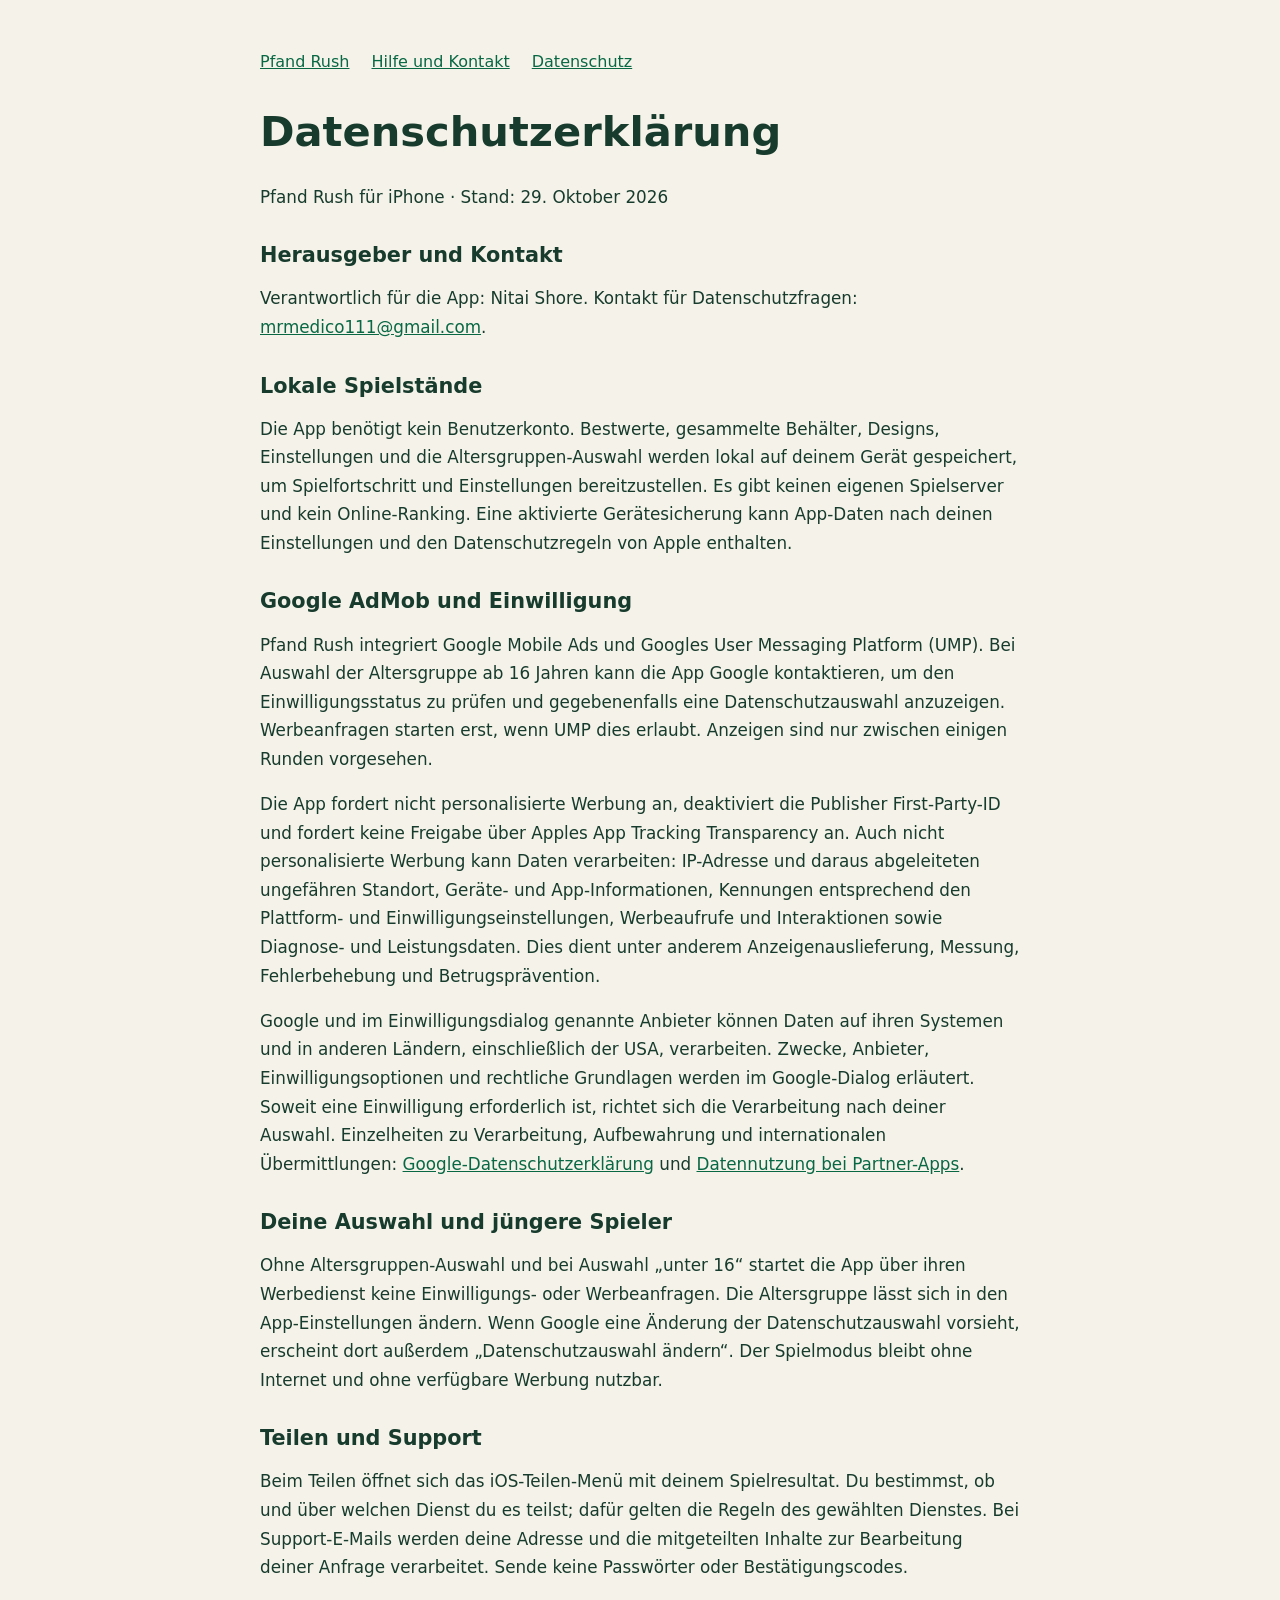
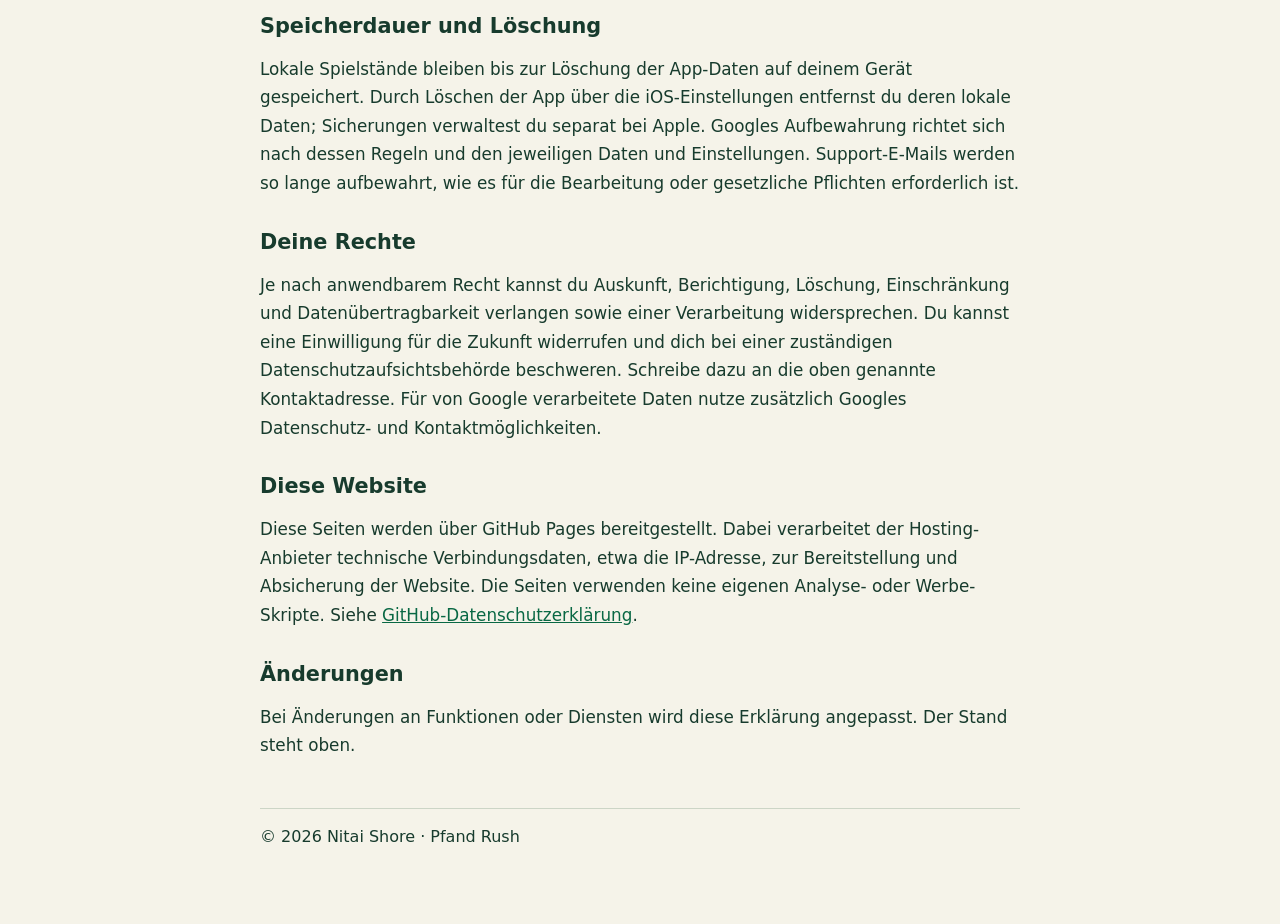
<file: pfand-rush/privacy.html>
<!doctype html>
<html lang="de"><head><meta charset="utf-8"><meta name="viewport" content="width=device-width,initial-scale=1"><title>Datenschutzerklärung – Pfand Rush</title><link rel="stylesheet" href="style.css"></head><body><main><nav aria-label="Navigation"><a href="index.html">Pfand Rush</a><a href="support.html">Hilfe und Kontakt</a><a href="privacy.html">Datenschutz</a></nav><h1>Datenschutzerklärung</h1><p>Pfand Rush für iPhone · Stand: 29. Oktober 2026</p><h2>Herausgeber und Kontakt</h2><p>Verantwortlich für die App: Nitai Shore. Kontakt für Datenschutzfragen: <a href="mailto:mrmedico111@gmail.com">mrmedico111@gmail.com</a>.</p><h2>Lokale Spielstände</h2><p>Die App benötigt kein Benutzerkonto. Bestwerte, gesammelte Behälter, Designs, Einstellungen und die Altersgruppen-Auswahl werden lokal auf deinem Gerät gespeichert, um Spielfortschritt und Einstellungen bereitzustellen. Es gibt keinen eigenen Spielserver und kein Online-Ranking. Eine aktivierte Gerätesicherung kann App-Daten nach deinen Einstellungen und den Datenschutzregeln von Apple enthalten.</p><h2>Google AdMob und Einwilligung</h2><p>Pfand Rush integriert Google Mobile Ads und Googles User Messaging Platform (UMP). Bei Auswahl der Altersgruppe ab 16 Jahren kann die App Google kontaktieren, um den Einwilligungsstatus zu prüfen und gegebenenfalls eine Datenschutzauswahl anzuzeigen. Werbeanfragen starten erst, wenn UMP dies erlaubt. Anzeigen sind nur zwischen einigen Runden vorgesehen.</p><p>Die App fordert nicht personalisierte Werbung an, deaktiviert die Publisher First-Party-ID und fordert keine Freigabe über Apples App Tracking Transparency an. Auch nicht personalisierte Werbung kann Daten verarbeiten: IP-Adresse und daraus abgeleiteten ungefähren Standort, Geräte- und App-Informationen, Kennungen entsprechend den Plattform- und Einwilligungseinstellungen, Werbeaufrufe und Interaktionen sowie Diagnose- und Leistungsdaten. Dies dient unter anderem Anzeigenauslieferung, Messung, Fehlerbehebung und Betrugsprävention.</p><p>Google und im Einwilligungsdialog genannte Anbieter können Daten auf ihren Systemen und in anderen Ländern, einschließlich der USA, verarbeiten. Zwecke, Anbieter, Einwilligungsoptionen und rechtliche Grundlagen werden im Google-Dialog erläutert. Soweit eine Einwilligung erforderlich ist, richtet sich die Verarbeitung nach deiner Auswahl. Einzelheiten zu Verarbeitung, Aufbewahrung und internationalen Übermittlungen: <a href="https://policies.google.com/privacy">Google-Datenschutzerklärung</a> und <a href="https://policies.google.com/technologies/partner-sites">Datennutzung bei Partner-Apps</a>.</p><h2>Deine Auswahl und jüngere Spieler</h2><p>Ohne Altersgruppen-Auswahl und bei Auswahl „unter 16“ startet die App über ihren Werbedienst keine Einwilligungs- oder Werbeanfragen. Die Altersgruppe lässt sich in den App-Einstellungen ändern. Wenn Google eine Änderung der Datenschutzauswahl vorsieht, erscheint dort außerdem „Datenschutzauswahl ändern“. Der Spielmodus bleibt ohne Internet und ohne verfügbare Werbung nutzbar.</p><h2>Teilen und Support</h2><p>Beim Teilen öffnet sich das iOS-Teilen-Menü mit deinem Spielresultat. Du bestimmst, ob und über welchen Dienst du es teilst; dafür gelten die Regeln des gewählten Dienstes. Bei Support-E-Mails werden deine Adresse und die mitgeteilten Inhalte zur Bearbeitung deiner Anfrage verarbeitet. Sende keine Passwörter oder Bestätigungscodes.</p><h2>Speicherdauer und Löschung</h2><p>Lokale Spielstände bleiben bis zur Löschung der App-Daten auf deinem Gerät gespeichert. Durch Löschen der App über die iOS-Einstellungen entfernst du deren lokale Daten; Sicherungen verwaltest du separat bei Apple. Googles Aufbewahrung richtet sich nach dessen Regeln und den jeweiligen Daten und Einstellungen. Support-E-Mails werden so lange aufbewahrt, wie es für die Bearbeitung oder gesetzliche Pflichten erforderlich ist.</p><h2>Deine Rechte</h2><p>Je nach anwendbarem Recht kannst du Auskunft, Berichtigung, Löschung, Einschränkung und Datenübertragbarkeit verlangen sowie einer Verarbeitung widersprechen. Du kannst eine Einwilligung für die Zukunft widerrufen und dich bei einer zuständigen Datenschutzaufsichtsbehörde beschweren. Schreibe dazu an die oben genannte Kontaktadresse. Für von Google verarbeitete Daten nutze zusätzlich Googles Datenschutz- und Kontaktmöglichkeiten.</p><h2>Diese Website</h2><p>Diese Seiten werden über GitHub Pages bereitgestellt. Dabei verarbeitet der Hosting-Anbieter technische Verbindungsdaten, etwa die IP-Adresse, zur Bereitstellung und Absicherung der Website. Die Seiten verwenden keine eigenen Analyse- oder Werbe-Skripte. Siehe <a href="https://docs.github.com/en/site-policy/privacy-policies/github-general-privacy-statement">GitHub-Datenschutzerklärung</a>.</p><h2>Änderungen</h2><p>Bei Änderungen an Funktionen oder Diensten wird diese Erklärung angepasst. Der Stand steht oben.</p><footer>© 2026 Nitai Shore · Pfand Rush</footer></main></body></html>
</file>
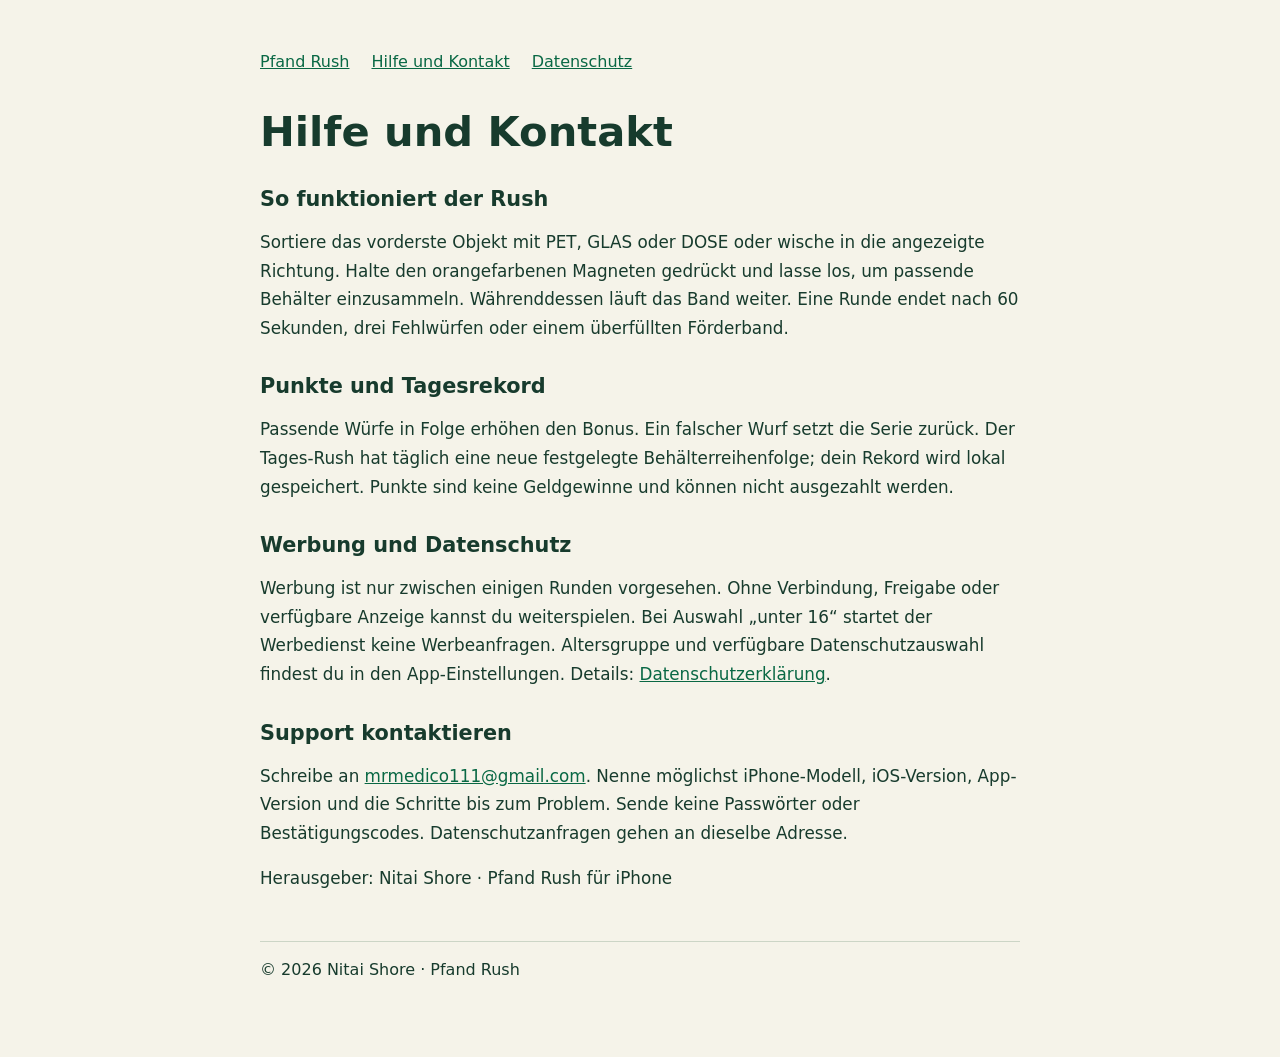
<file: pfand-rush/support.html>
<!doctype html>
<html lang="de"><head><meta charset="utf-8"><meta name="viewport" content="width=device-width,initial-scale=1"><title>Hilfe und Kontakt – Pfand Rush</title><link rel="stylesheet" href="style.css"></head><body><main><nav aria-label="Navigation"><a href="index.html">Pfand Rush</a><a href="support.html">Hilfe und Kontakt</a><a href="privacy.html">Datenschutz</a></nav><h1>Hilfe und Kontakt</h1><h2>So funktioniert der Rush</h2><p>Sortiere das vorderste Objekt mit PET, GLAS oder DOSE oder wische in die angezeigte Richtung. Halte den orangefarbenen Magneten gedrückt und lasse los, um passende Behälter einzusammeln. Währenddessen läuft das Band weiter. Eine Runde endet nach 60 Sekunden, drei Fehlwürfen oder einem überfüllten Förderband.</p><h2>Punkte und Tagesrekord</h2><p>Passende Würfe in Folge erhöhen den Bonus. Ein falscher Wurf setzt die Serie zurück. Der Tages-Rush hat täglich eine neue festgelegte Behälterreihenfolge; dein Rekord wird lokal gespeichert. Punkte sind keine Geldgewinne und können nicht ausgezahlt werden.</p><h2>Werbung und Datenschutz</h2><p>Werbung ist nur zwischen einigen Runden vorgesehen. Ohne Verbindung, Freigabe oder verfügbare Anzeige kannst du weiterspielen. Bei Auswahl „unter 16“ startet der Werbedienst keine Werbeanfragen. Altersgruppe und verfügbare Datenschutzauswahl findest du in den App-Einstellungen. Details: <a href="privacy.html">Datenschutzerklärung</a>.</p><h2>Support kontaktieren</h2><p>Schreibe an <a href="mailto:mrmedico111@gmail.com?subject=Pfand%20Rush%20Support">mrmedico111@gmail.com</a>. Nenne möglichst iPhone-Modell, iOS-Version, App-Version und die Schritte bis zum Problem. Sende keine Passwörter oder Bestätigungscodes. Datenschutzanfragen gehen an dieselbe Adresse.</p><p>Herausgeber: Nitai Shore · Pfand Rush für iPhone</p><footer>© 2026 Nitai Shore · Pfand Rush</footer></main></body></html>
</file>
<file: pfand-rush/style.css>
:root{font-family:system-ui,-apple-system,sans-serif;color:#173b2d;background:#f5f3e9}main{max-width:760px;margin:auto;padding:44px 22px 70px}a{color:#096844}nav{display:flex;gap:22px;flex-wrap:wrap;margin-bottom:38px}h1{font-size:2.6rem;line-height:1.1}h2{margin-top:32px;font-size:1.3rem}p,li{font-size:1.05rem;line-height:1.7}footer{margin-top:48px;border-top:1px solid #ccd5c6;padding-top:18px}:focus-visible{outline:3px solid #bd6900;outline-offset:4px}
</file>
